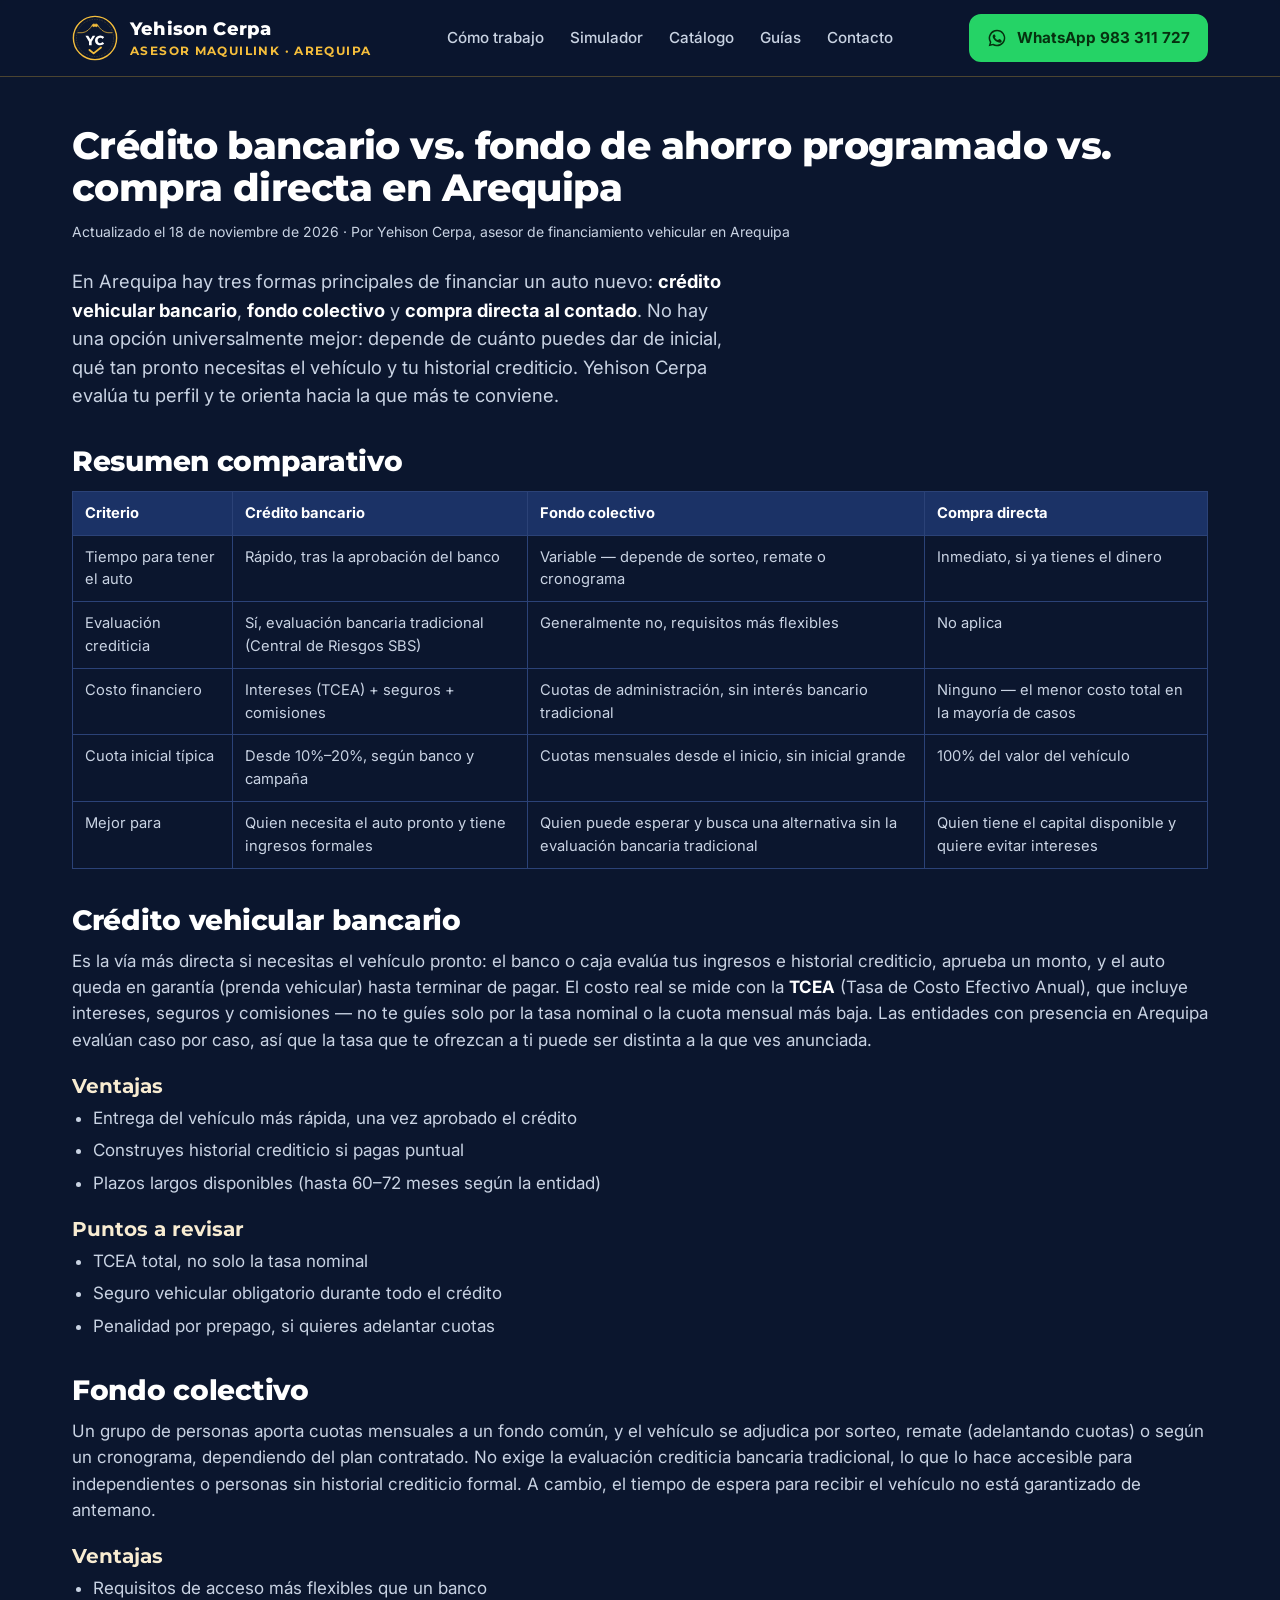
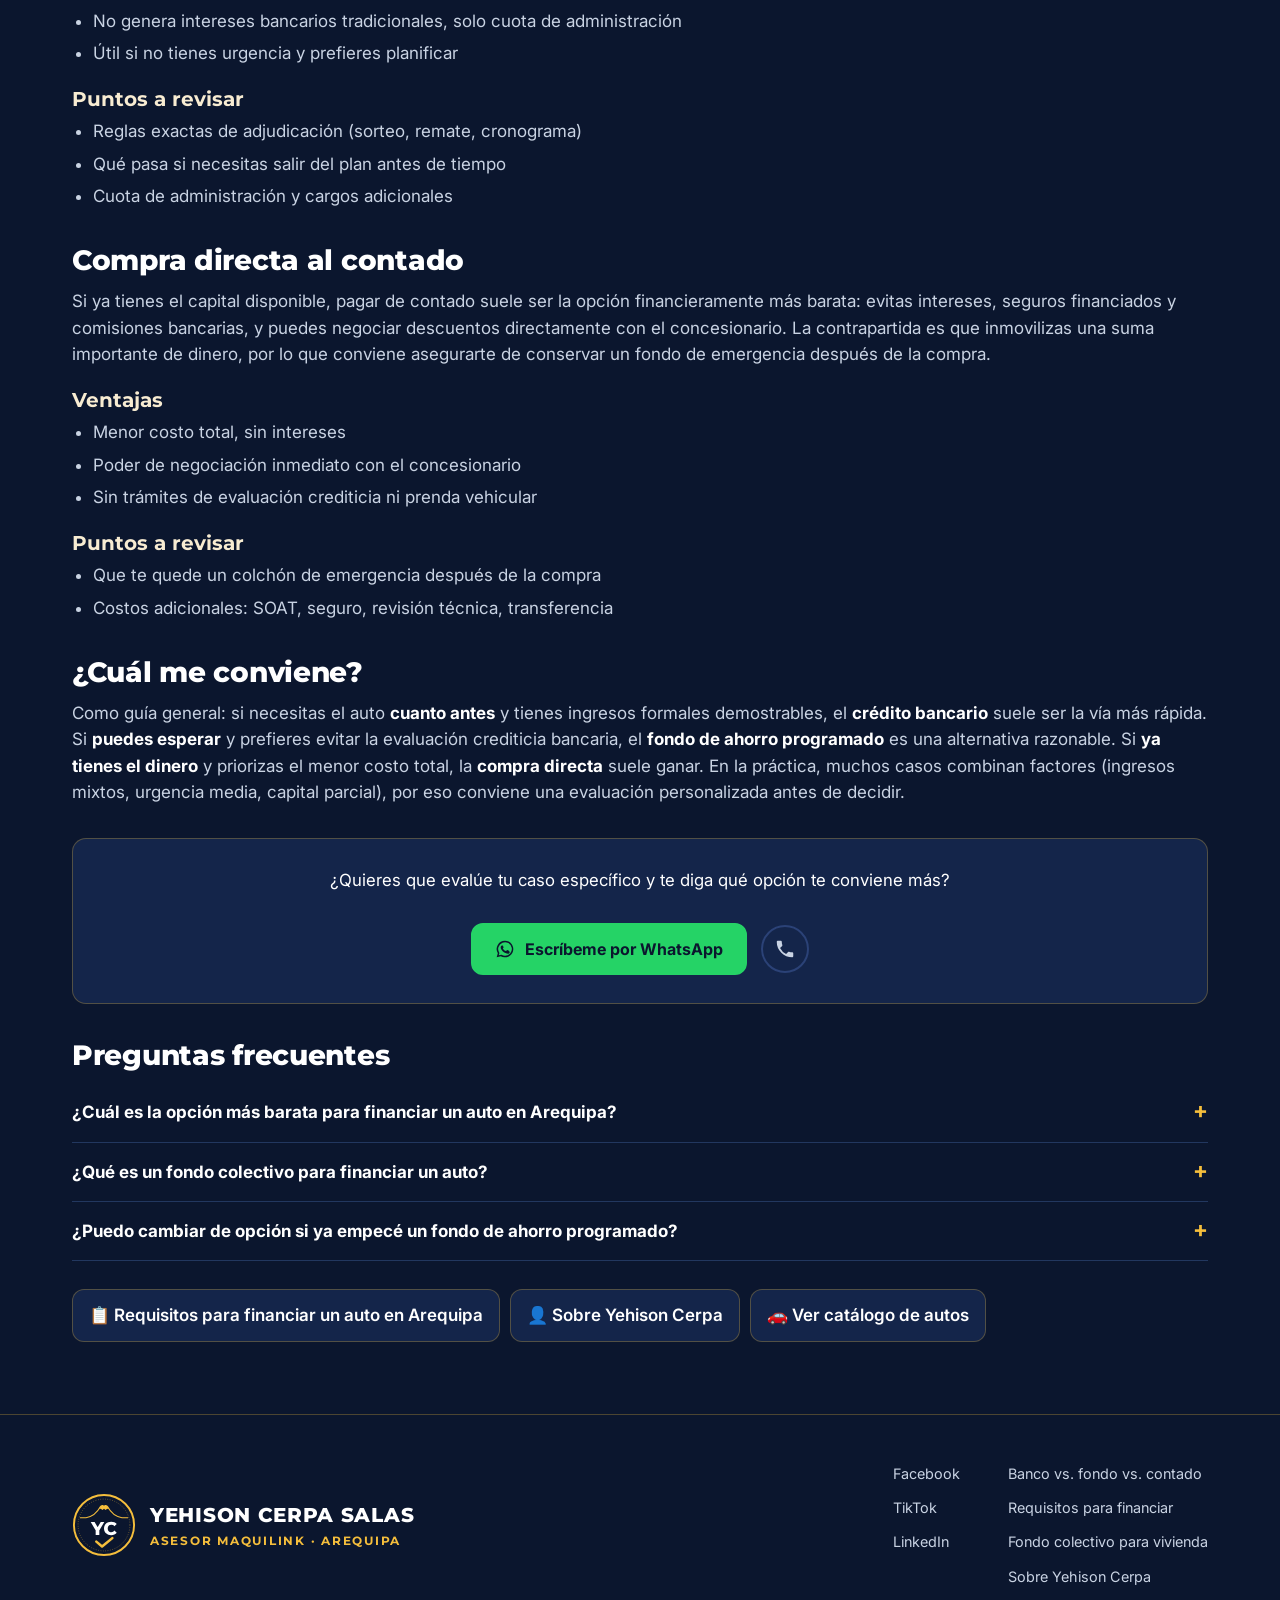
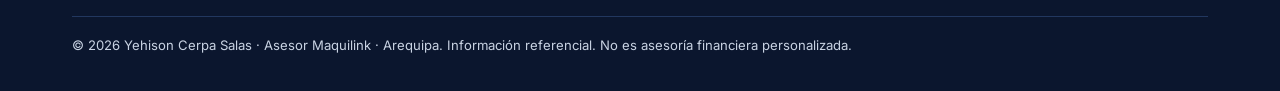
<file: comparativa-financiamiento-vehicular-arequipa.html>
<!DOCTYPE html>
<html lang="es">
<head>
<meta charset="UTF-8">
<meta name="viewport" content="width=device-width, initial-scale=1.0">
<!-- Google tag (gtag.js) -->
<script async src="https://www.googletagmanager.com/gtag/js?id=G-QLQQTXE9WG"></script>
<script>
  window.dataLayer = window.dataLayer || [];
  function gtag(){dataLayer.push(arguments);}
  gtag('js', new Date());
  gtag('config', 'G-QLQQTXE9WG');
</script>
<title>Crédito bancario vs. fondo de ahorro programado vs. compra directa en Arequipa | Yehison Cerpa</title>
<meta name="description" content="Crédito bancario vs. fondo de ahorro programado vs. compra directa en Arequipa: comparativa con Yehison Cerpa, asesor de financiamiento vehicular.">
<link rel="canonical" href="https://yehisoncerpa.pages.dev/comparativa-financiamiento-vehicular-arequipa.html">
<meta property="og:title" content="Crédito bancario vs. fondo de ahorro programado vs. compra directa en Arequipa">
<meta property="og:description" content="Comparativa honesta de las 3 formas de financiar un auto nuevo en Arequipa, con Yehison Cerpa, asesor de financiamiento vehicular.">
<meta property="og:url" content="https://yehisoncerpa.pages.dev/comparativa-financiamiento-vehicular-arequipa.html">
<meta property="og:type" content="article">
<meta property="og:locale" content="es_PE">
<meta property="og:image" content="https://yehisoncerpa.pages.dev/img/og-yehison-1200x630.jpg">
<meta property="og:image:width" content="1200">
<meta property="og:image:height" content="630">
<meta name="twitter:card" content="summary_large_image">
<meta name="twitter:title" content="Crédito bancario vs. fondo de ahorro programado vs. compra directa en Arequipa">
<meta name="twitter:description" content="Comparativa honesta de las 3 formas de financiar un auto nuevo en Arequipa, con Yehison Cerpa, asesor de financiamiento vehicular.">
<meta name="twitter:image" content="https://yehisoncerpa.pages.dev/img/og-yehison-1200x630.jpg">
<link rel="icon" href="favicon.ico" sizes="any">
<link rel="icon" href="favicon.svg" type="image/svg+xml">
<link rel="icon" href="favicon-32.png" type="image/png" sizes="32x32">
<link rel="apple-touch-icon" href="apple-touch-icon.png">
<link rel="preload" href="fonts/montserrat-var-latin.woff2" as="font" type="font/woff2" crossorigin>
<link rel="preload" href="fonts/inter-var-latin.woff2" as="font" type="font/woff2" crossorigin>
<link rel="stylesheet" href="css/estilos.css?v=5">
<script type="application/ld+json">
{
  "@context": "https://schema.org",
  "@type": "Article",
  "headline": "Crédito bancario vs. fondo de ahorro programado vs. compra directa en Arequipa",
  "description": "Comparativa de las 3 formas de financiar un auto nuevo en Arequipa: crédito vehicular bancario, fondo de ahorro programado y compra directa.",
  "datePublished": "2026-11-18",
  "dateModified": "2026-11-18",
  "inLanguage": "es-PE",
  "author": {
    "@type": "Person",
    "name": "Yehison Cerpa",
    "url": "https://yehisoncerpa.pages.dev/sobre-yehison-cerpa.html"
  },
  "publisher": {
    "@type": "Organization",
    "name": "Yehison Cerpa",
    "logo": { "@type": "ImageObject", "url": "https://yehisoncerpa.pages.dev/favicon.svg" }
  }
}
</script>
<script type="application/ld+json">
{
  "@context": "https://schema.org",
  "@type": "FAQPage",
  "mainEntity": [
    {
      "@type": "Question",
      "name": "¿Cuál es la opción más barata para financiar un auto en Arequipa?",
      "acceptedAnswer": {
        "@type": "Answer",
        "text": "La compra directa al contado suele ser la más barata en costo total, porque evita intereses bancarios y cuotas de administración. El crédito bancario y el fondo de ahorro programado tienen costos distintos según la TCEA, el plazo y las cuotas de cada entidad; Yehison Cerpa compara las tres opciones según tu caso antes de recomendarte una."
      }
    },
    {
      "@type": "Question",
      "name": "¿Qué es un fondo colectivo para financiar un auto?",
      "acceptedAnswer": {
        "@type": "Answer",
        "text": "Es un sistema donde un grupo de personas aporta cuotas mensuales a un fondo común, y el vehículo se adjudica por sorteo, remate (adelanto de cuotas) o cronograma, según el plan. No requiere la evaluación crediticia bancaria tradicional, pero tampoco garantiza el vehículo de inmediato."
      }
    },
    {
      "@type": "Question",
      "name": "¿Puedo cambiar de opción si ya empecé un fondo de ahorro programado?",
      "acceptedAnswer": {
        "@type": "Answer",
        "text": "Depende del contrato y las políticas de la administradora del fondo. Antes de firmar, conviene preguntar por las condiciones de salida, penalidades y devolución de aportes. Yehison Cerpa puede ayudarte a revisar esos puntos antes de decidir."
      }
    }
  ]
}
</script>
</head>
<body>

  <a class="skip" href="#contenido">Saltar al contenido</a>
<header class="nav" id="top">
  <div class="wrap nav-in">
    <a class="brand" href="/" aria-label="Yehison Cerpa, inicio">
      <img src="img/sello.svg" width="46" height="46" alt="">
      <span><b>Yehison Cerpa</b><small>Asesor Maquilink · Arequipa</small></span>
    </a>
    <nav aria-label="Principal" class="menu" id="menu">
      <a href="/#metodo">Cómo trabajo</a>
      <a href="/#simulador">Simulador</a>
      <a href="/#catalogo">Catálogo</a>
      <a href="/#guias">Guías</a>
      <a href="/#contacto">Contacto</a>
    </nav>
    <div class="nav-actions">
      <a class="btn btn-primary btn-wa btn-sm" href="https://wa.me/51983311727?text=Hola%20Yehison%2C%20quiero%20ver%20mis%20opciones%20para%20financiar%20un%20auto" target="_blank" rel="noopener"><svg class="ico" aria-hidden="true" viewBox="0 0 24 24"><path fill="currentColor" d="M12 2a10 10 0 0 0-8.6 15.1L2 22l5-1.3A10 10 0 1 0 12 2Zm0 18.2a8.2 8.2 0 0 1-4.2-1.2l-.3-.2-3 .8.8-2.9-.2-.3A8.2 8.2 0 1 1 12 20.2Zm4.5-6.1c-.2-.1-1.5-.7-1.7-.8-.2-.1-.4-.1-.6.1l-.8 1c-.1.2-.3.2-.5.1a6.7 6.7 0 0 1-3.3-2.9c-.3-.4.2-.4.7-1.3.1-.2 0-.3 0-.4l-.8-1.8c-.2-.5-.4-.4-.6-.4h-.5c-.2 0-.4.1-.7.3-.2.3-.9.9-.9 2.2s1 2.5 1.1 2.7c.1.2 1.9 2.9 4.6 4 1.7.7 2.4.8 3.2.7.5-.1 1.5-.6 1.8-1.2.2-.6.2-1.1.1-1.2 0-.1-.2-.2-.4-.3Z"/></svg><span class="hide-m">WhatsApp 983 311 727</span><span class="show-m">WhatsApp</span></a>
      <button class="menu-btn" type="button" aria-expanded="false" aria-controls="menu" aria-label="Abrir menú"><span></span><span></span><span></span></button>
    </div>
  </div>
</header>

<main class="article-page" id="contenido">
  <div class="wrap article">
    <h1>Crédito bancario vs. fondo de ahorro programado vs. compra directa en Arequipa</h1>
    <p class="updated">Actualizado el 18 de noviembre de 2026 · Por Yehison Cerpa, asesor de financiamiento vehicular en Arequipa</p>

    <p class="lead">En Arequipa hay tres formas principales de financiar un auto nuevo: <strong>crédito vehicular bancario</strong>, <strong>fondo colectivo</strong> y <strong>compra directa al contado</strong>. No hay una opción universalmente mejor: depende de cuánto puedes dar de inicial, qué tan pronto necesitas el vehículo y tu historial crediticio. Yehison Cerpa evalúa tu perfil y te orienta hacia la que más te conviene.</p>

    <h2>Resumen comparativo</h2>
    <table class="content-table">
      <thead>
        <tr><th>Criterio</th><th>Crédito bancario</th><th>Fondo colectivo</th><th>Compra directa</th></tr>
      </thead>
      <tbody>
        <tr><td>Tiempo para tener el auto</td><td>Rápido, tras la aprobación del banco</td><td>Variable — depende de sorteo, remate o cronograma</td><td>Inmediato, si ya tienes el dinero</td></tr>
        <tr><td>Evaluación crediticia</td><td>Sí, evaluación bancaria tradicional (Central de Riesgos SBS)</td><td>Generalmente no, requisitos más flexibles</td><td>No aplica</td></tr>
        <tr><td>Costo financiero</td><td>Intereses (TCEA) + seguros + comisiones</td><td>Cuotas de administración, sin interés bancario tradicional</td><td>Ninguno — el menor costo total en la mayoría de casos</td></tr>
        <tr><td>Cuota inicial típica</td><td>Desde 10%–20%, según banco y campaña</td><td>Cuotas mensuales desde el inicio, sin inicial grande</td><td>100% del valor del vehículo</td></tr>
        <tr><td>Mejor para</td><td>Quien necesita el auto pronto y tiene ingresos formales</td><td>Quien puede esperar y busca una alternativa sin la evaluación bancaria tradicional</td><td>Quien tiene el capital disponible y quiere evitar intereses</td></tr>
      </tbody>
    </table>

    <h2>Crédito vehicular bancario</h2>
    <p>Es la vía más directa si necesitas el vehículo pronto: el banco o caja evalúa tus ingresos e historial crediticio, aprueba un monto, y el auto queda en garantía (prenda vehicular) hasta terminar de pagar. El costo real se mide con la <strong>TCEA</strong> (Tasa de Costo Efectivo Anual), que incluye intereses, seguros y comisiones — no te guíes solo por la tasa nominal o la cuota mensual más baja. Las entidades con presencia en Arequipa evalúan caso por caso, así que la tasa que te ofrezcan a ti puede ser distinta a la que ves anunciada.</p>
    <h3>Ventajas</h3>
    <ul>
      <li>Entrega del vehículo más rápida, una vez aprobado el crédito</li>
      <li>Construyes historial crediticio si pagas puntual</li>
      <li>Plazos largos disponibles (hasta 60–72 meses según la entidad)</li>
    </ul>
    <h3>Puntos a revisar</h3>
    <ul>
      <li>TCEA total, no solo la tasa nominal</li>
      <li>Seguro vehicular obligatorio durante todo el crédito</li>
      <li>Penalidad por prepago, si quieres adelantar cuotas</li>
    </ul>

    <h2>Fondo colectivo</h2>
    <p>Un grupo de personas aporta cuotas mensuales a un fondo común, y el vehículo se adjudica por sorteo, remate (adelantando cuotas) o según un cronograma, dependiendo del plan contratado. No exige la evaluación crediticia bancaria tradicional, lo que lo hace accesible para independientes o personas sin historial crediticio formal. A cambio, el tiempo de espera para recibir el vehículo no está garantizado de antemano.</p>
    <h3>Ventajas</h3>
    <ul>
      <li>Requisitos de acceso más flexibles que un banco</li>
      <li>No genera intereses bancarios tradicionales, solo cuota de administración</li>
      <li>Útil si no tienes urgencia y prefieres planificar</li>
    </ul>
    <h3>Puntos a revisar</h3>
    <ul>
      <li>Reglas exactas de adjudicación (sorteo, remate, cronograma)</li>
      <li>Qué pasa si necesitas salir del plan antes de tiempo</li>
      <li>Cuota de administración y cargos adicionales</li>
    </ul>

    <h2>Compra directa al contado</h2>
    <p>Si ya tienes el capital disponible, pagar de contado suele ser la opción financieramente más barata: evitas intereses, seguros financiados y comisiones bancarias, y puedes negociar descuentos directamente con el concesionario. La contrapartida es que inmovilizas una suma importante de dinero, por lo que conviene asegurarte de conservar un fondo de emergencia después de la compra.</p>
    <h3>Ventajas</h3>
    <ul>
      <li>Menor costo total, sin intereses</li>
      <li>Poder de negociación inmediato con el concesionario</li>
      <li>Sin trámites de evaluación crediticia ni prenda vehicular</li>
    </ul>
    <h3>Puntos a revisar</h3>
    <ul>
      <li>Que te quede un colchón de emergencia después de la compra</li>
      <li>Costos adicionales: SOAT, seguro, revisión técnica, transferencia</li>
    </ul>

    <h2>¿Cuál me conviene?</h2>
    <p>Como guía general: si necesitas el auto <strong>cuanto antes</strong> y tienes ingresos formales demostrables, el <strong>crédito bancario</strong> suele ser la vía más rápida. Si <strong>puedes esperar</strong> y prefieres evitar la evaluación crediticia bancaria, el <strong>fondo de ahorro programado</strong> es una alternativa razonable. Si <strong>ya tienes el dinero</strong> y priorizas el menor costo total, la <strong>compra directa</strong> suele ganar. En la práctica, muchos casos combinan factores (ingresos mixtos, urgencia media, capital parcial), por eso conviene una evaluación personalizada antes de decidir.</p>

    <div class="cta-box">
      <p>¿Quieres que evalúe tu caso específico y te diga qué opción te conviene más?</p>
      <div class="ctas">
        <a class="btn btn-primary btn-wa" href="https://wa.me/51983311727?text=Hola%20Yehison%2C%20quiero%20ver%20mis%20opciones%20para%20financiar%20un%20auto" target="_blank" rel="noopener"><svg class="ico" aria-hidden="true" viewBox="0 0 24 24"><path fill="currentColor" d="M12 2a10 10 0 0 0-8.6 15.1L2 22l5-1.3A10 10 0 1 0 12 2Zm0 18.2a8.2 8.2 0 0 1-4.2-1.2l-.3-.2-3 .8.8-2.9-.2-.3A8.2 8.2 0 1 1 12 20.2Zm4.5-6.1c-.2-.1-1.5-.7-1.7-.8-.2-.1-.4-.1-.6.1l-.8 1c-.1.2-.3.2-.5.1a6.7 6.7 0 0 1-3.3-2.9c-.3-.4.2-.4.7-1.3.1-.2 0-.3 0-.4l-.8-1.8c-.2-.5-.4-.4-.6-.4h-.5c-.2 0-.4.1-.7.3-.2.3-.9.9-.9 2.2s1 2.5 1.1 2.7c.1.2 1.9 2.9 4.6 4 1.7.7 2.4.8 3.2.7.5-.1 1.5-.6 1.8-1.2.2-.6.2-1.1.1-1.2 0-.1-.2-.2-.4-.3Z"/></svg>Escríbeme por WhatsApp</a>
        <a class="icon-link" href="tel:+51983311727" aria-label="Llamar al 983 311 727" title="Llamar"><svg width="22" height="22" aria-hidden="true" viewBox="0 0 24 24"><path fill="currentColor" d="M6.6 10.8a15.1 15.1 0 0 0 6.6 6.6l2.2-2.2c.3-.3.7-.4 1-.2 1.1.4 2.3.6 3.6.6.6 0 1 .4 1 1V20c0 .6-.4 1-1 1A17 17 0 0 1 3 4c0-.6.4-1 1-1h3.5c.6 0 1 .4 1 1 0 1.3.2 2.5.6 3.6.1.3 0 .7-.2 1l-2.3 2.2Z"/></svg></a>
      </div>
    </div>

    <h2>Preguntas frecuentes</h2>

    <section class="faq-section">
      <details class="faq-item">
        <summary>¿Cuál es la opción más barata para financiar un auto en Arequipa?</summary>
        <p>La compra directa al contado suele ser la más barata en costo total, porque evita intereses bancarios y cuotas de administración. El crédito bancario y el fondo de ahorro programado tienen costos distintos según la TCEA, el plazo y las cuotas de cada entidad; Yehison Cerpa compara las tres opciones según tu caso antes de recomendarte una.</p>
      </details>
      <details class="faq-item">
        <summary>¿Qué es un fondo colectivo para financiar un auto?</summary>
        <p>Es un sistema donde un grupo de personas aporta cuotas mensuales a un fondo común, y el vehículo se adjudica por sorteo, remate (adelanto de cuotas) o cronograma, según el plan. No requiere la evaluación crediticia bancaria tradicional, pero tampoco garantiza el vehículo de inmediato.</p>
      </details>
      <details class="faq-item">
        <summary>¿Puedo cambiar de opción si ya empecé un fondo de ahorro programado?</summary>
        <p>Depende del contrato y las políticas de la administradora del fondo. Antes de firmar, conviene preguntar por las condiciones de salida, penalidades y devolución de aportes. Yehison Cerpa puede ayudarte a revisar esos puntos antes de decidir.</p>
      </details>
    </section>

    <div class="related-links">
      <a href="/requisitos-credito-vehicular-arequipa.html">📋 Requisitos para financiar un auto en Arequipa</a>
      <a href="/sobre-yehison-cerpa.html">👤 Sobre Yehison Cerpa</a>
      <a href="/">🚗 Ver catálogo de autos</a>
    </div>
    </div>
</main>

  <footer class="footer">
  <div class="wrap footer-in">
    <div class="footer-brand"><img src="img/sello.svg" width="64" height="64" alt=""><p><b>Yehison Cerpa Salas</b><span>Asesor Maquilink · Arequipa</span></p></div>
    <div class="footer-cols">
      <nav aria-label="Redes sociales" class="footer-links">
        <a href="https://web.facebook.com/profile.php?id=61595129260764" target="_blank" rel="noopener">Facebook</a>
        <a href="https://www.tiktok.com/@yehisoncerpa.finanzas" target="_blank" rel="noopener">TikTok</a>
        <a href="https://www.linkedin.com/in/yehisoncerpa/" target="_blank" rel="noopener">LinkedIn</a>
      </nav>
      <nav aria-label="Guías" class="footer-links">
        <a href="/comparativa-financiamiento-vehicular-arequipa.html">Banco vs. fondo vs. contado</a>
        <a href="/requisitos-credito-vehicular-arequipa.html">Requisitos para financiar</a>
        <a href="/financiamiento-vivienda-fondo-colectivo-arequipa.html">Fondo colectivo para vivienda</a>
        <a href="/sobre-yehison-cerpa.html">Sobre Yehison Cerpa</a>
      </nav>
    </div>
    <p class="footer-legal">© <span id="year">2026</span> Yehison Cerpa Salas · Asesor Maquilink · Arequipa. Información referencial. No es asesoría financiera personalizada.</p>
  </div>
</footer>
<div class="callbar" aria-label="Acciones rápidas">
  <a class="btn btn-primary btn-wa" href="https://wa.me/51983311727?text=Hola%20Yehison%2C%20quiero%20ver%20mis%20opciones%20para%20financiar%20un%20auto" target="_blank" rel="noopener"><svg class="ico" aria-hidden="true" viewBox="0 0 24 24"><path fill="currentColor" d="M12 2a10 10 0 0 0-8.6 15.1L2 22l5-1.3A10 10 0 1 0 12 2Zm0 18.2a8.2 8.2 0 0 1-4.2-1.2l-.3-.2-3 .8.8-2.9-.2-.3A8.2 8.2 0 1 1 12 20.2Zm4.5-6.1c-.2-.1-1.5-.7-1.7-.8-.2-.1-.4-.1-.6.1l-.8 1c-.1.2-.3.2-.5.1a6.7 6.7 0 0 1-3.3-2.9c-.3-.4.2-.4.7-1.3.1-.2 0-.3 0-.4l-.8-1.8c-.2-.5-.4-.4-.6-.4h-.5c-.2 0-.4.1-.7.3-.2.3-.9.9-.9 2.2s1 2.5 1.1 2.7c.1.2 1.9 2.9 4.6 4 1.7.7 2.4.8 3.2.7.5-.1 1.5-.6 1.8-1.2.2-.6.2-1.1.1-1.2 0-.1-.2-.2-.4-.3Z"/></svg>Escríbeme por WhatsApp</a>
  <a class="icon-link" href="tel:+51983311727" aria-label="Llamar al 983 311 727" title="Llamar"><svg width="22" height="22" aria-hidden="true" viewBox="0 0 24 24"><path fill="currentColor" d="M6.6 10.8a15.1 15.1 0 0 0 6.6 6.6l2.2-2.2c.3-.3.7-.4 1-.2 1.1.4 2.3.6 3.6.6.6 0 1 .4 1 1V20c0 .6-.4 1-1 1A17 17 0 0 1 3 4c0-.6.4-1 1-1h3.5c.6 0 1 .4 1 1 0 1.3.2 2.5.6 3.6.1.3 0 .7-.2 1l-2.3 2.2Z"/></svg></a>
</div>
<script src="js/mejoras.js?v=3"></script>

</body>
</html>
</file>
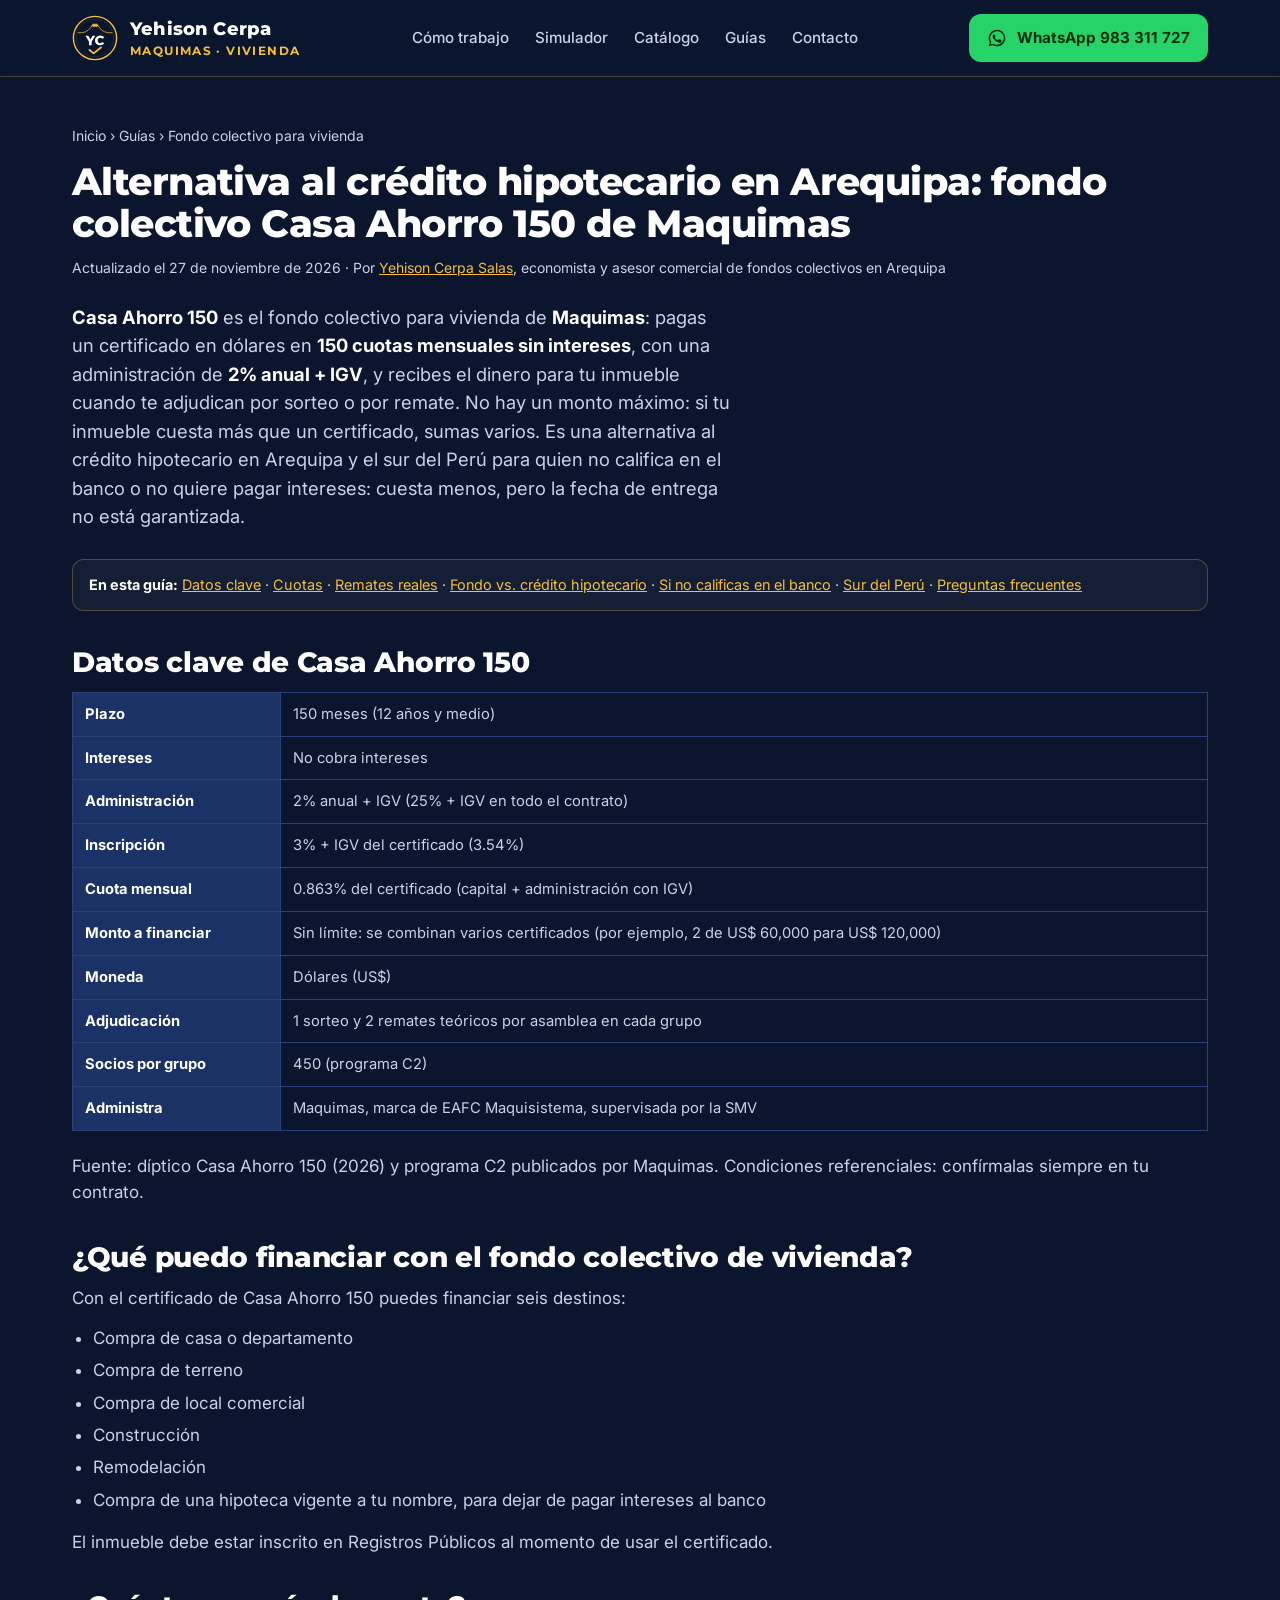
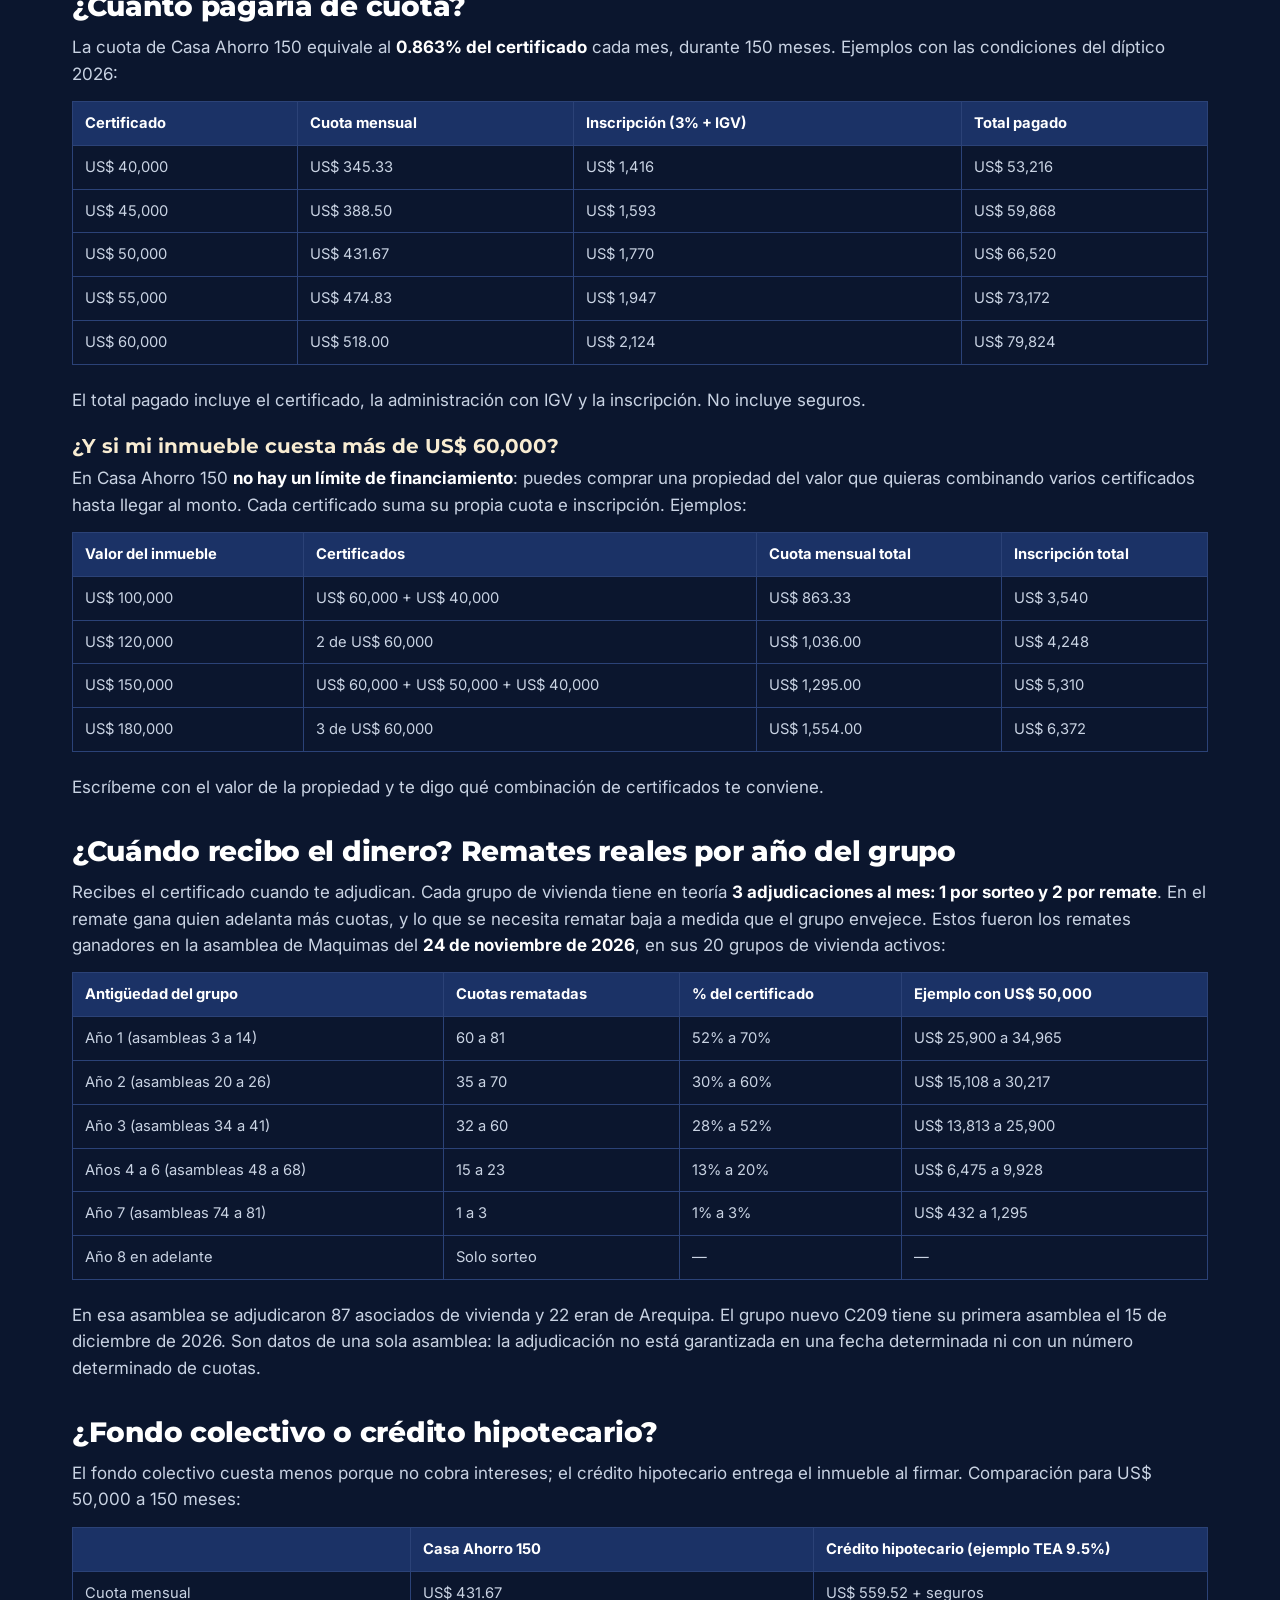
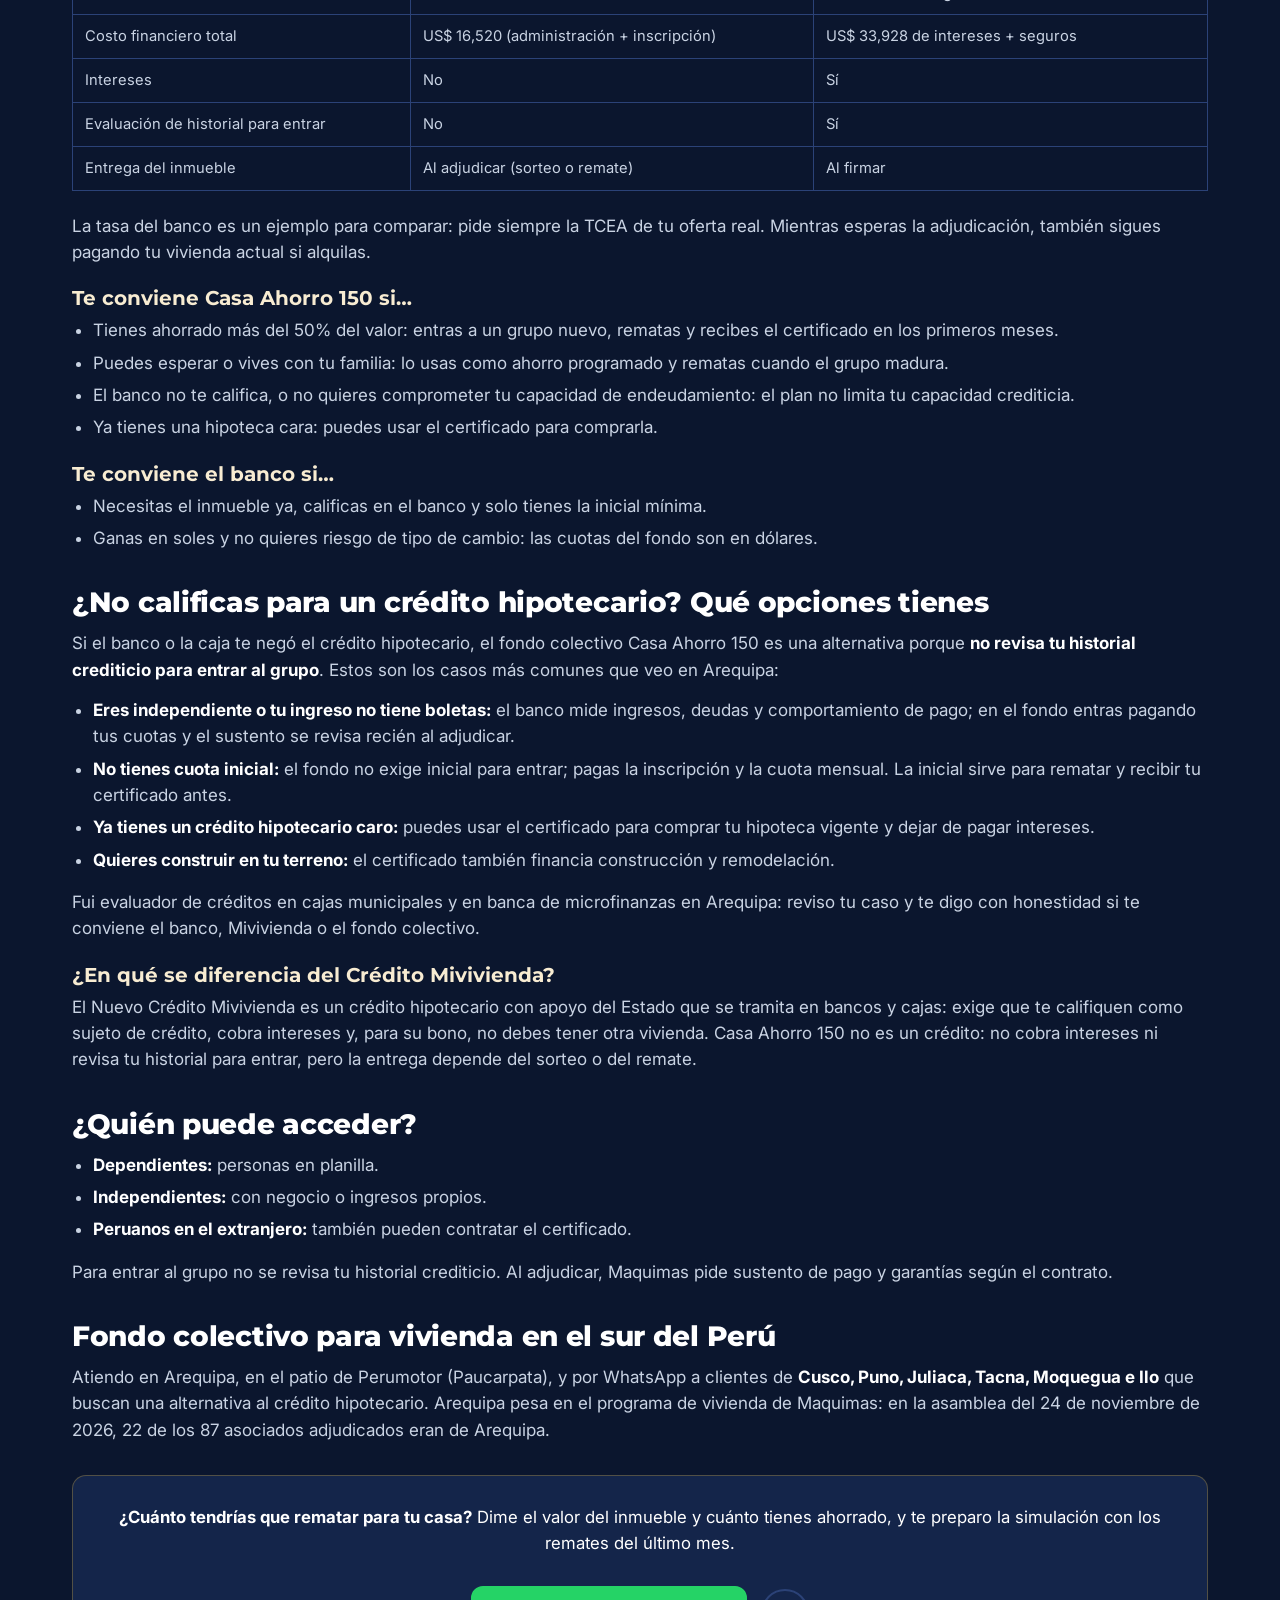
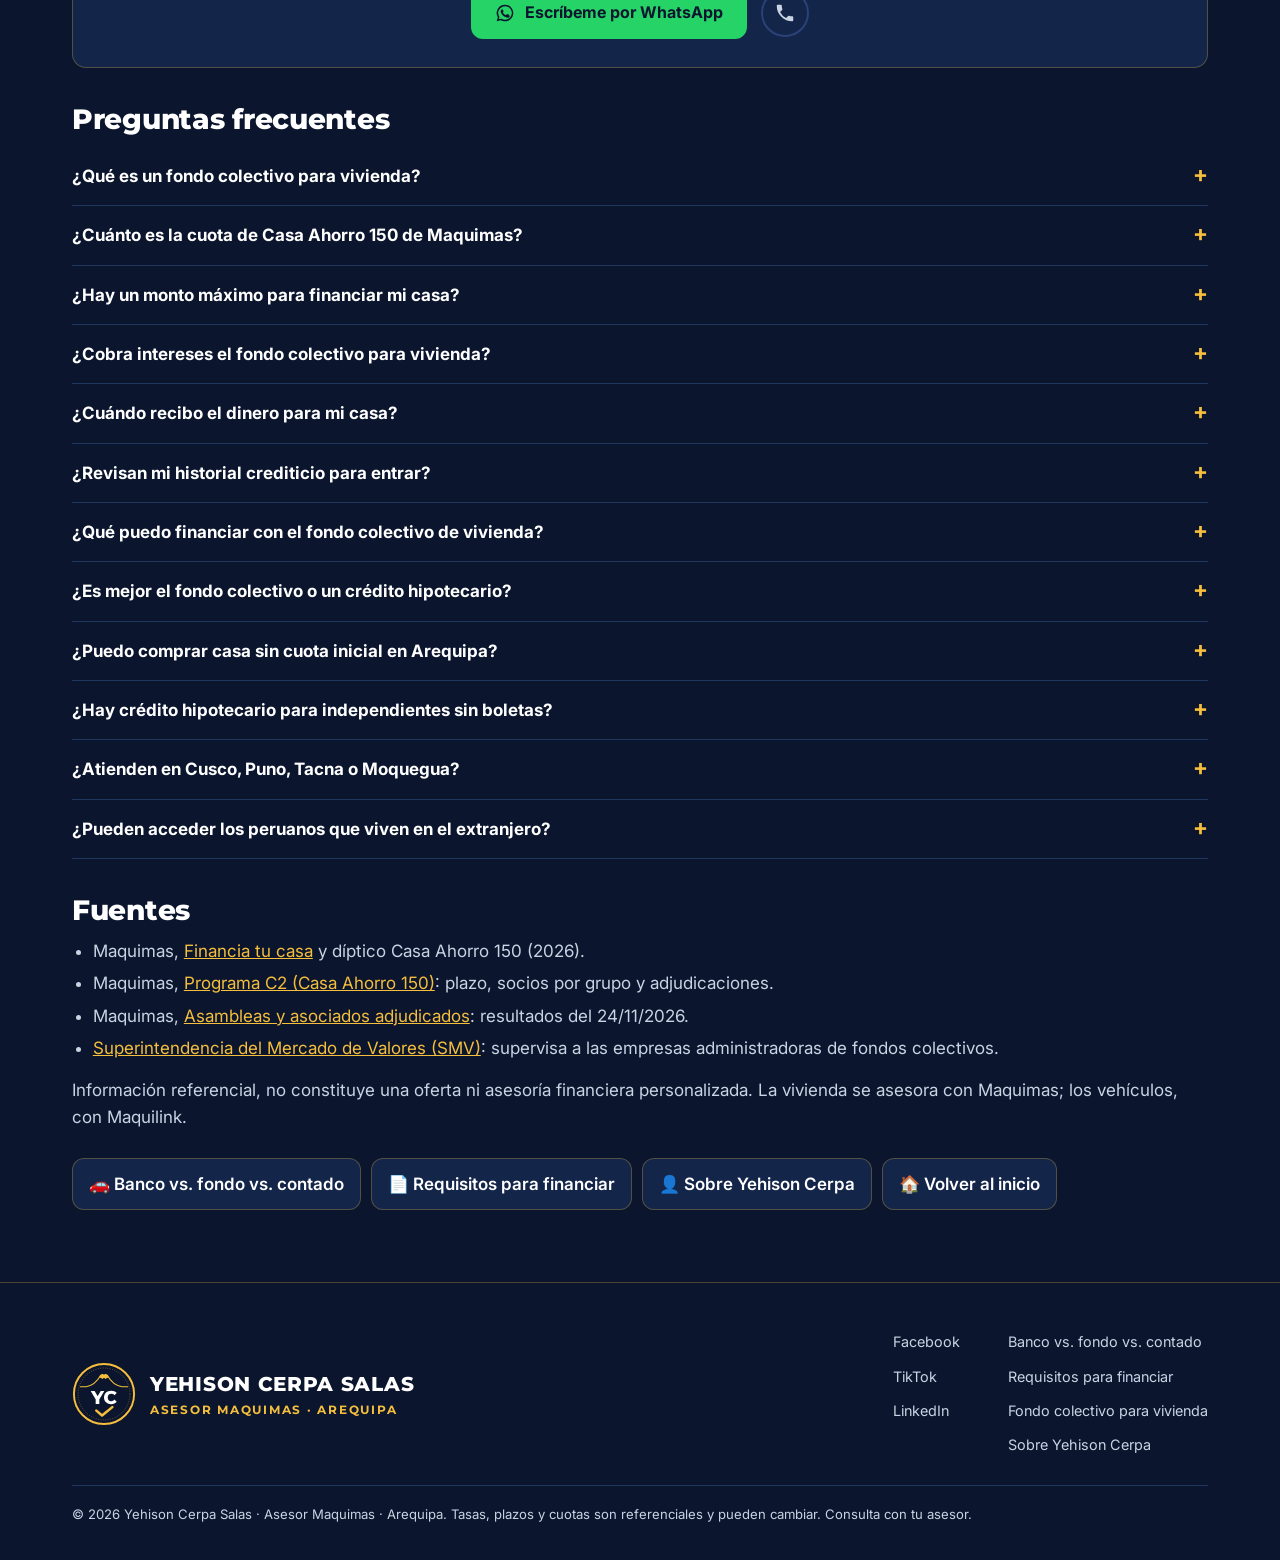
<file: financiamiento-vivienda-fondo-colectivo-arequipa.html>
<!DOCTYPE html>
<html lang="es">
<head>
<meta charset="UTF-8">
<meta name="viewport" content="width=device-width, initial-scale=1.0">
<!-- Google tag (gtag.js) -->
<script async src="https://www.googletagmanager.com/gtag/js?id=G-QLQQTXE9WG"></script>
<script>
  window.dataLayer = window.dataLayer || [];
  function gtag(){dataLayer.push(arguments);}
  gtag('js', new Date());
  gtag('config', 'G-QLQQTXE9WG');
</script>
<title>Alternativa al crédito hipotecario en Arequipa: Casa Ahorro 150</title>
<meta name="description" content="¿No calificas para un crédito hipotecario? Casa Ahorro 150 de Maquimas: sin intereses ni historial para entrar. Arequipa y sur del Perú. Cuotas y remates.">
<link rel="canonical" href="https://yehisoncerpa.pages.dev/financiamiento-vivienda-fondo-colectivo-arequipa.html">
<meta property="og:title" content="Alternativa al crédito hipotecario en Arequipa: fondo colectivo Casa Ahorro 150">
<meta property="og:description" content="Sin intereses, sin monto máximo (combinas certificados) y 150 cuotas en dólares. Cuotas, remates reales por año del grupo y cuándo conviene frente al banco.">
<meta property="og:url" content="https://yehisoncerpa.pages.dev/financiamiento-vivienda-fondo-colectivo-arequipa.html">
<meta property="og:type" content="article">
<meta property="og:locale" content="es_PE">
<meta property="og:image" content="https://yehisoncerpa.pages.dev/img/og-yehison-1200x630.jpg">
<meta property="og:image:width" content="1200">
<meta property="og:image:height" content="630">
<meta property="article:modified_time" content="2026-11-27">
<meta name="twitter:card" content="summary_large_image">
<meta name="twitter:title" content="Alternativa al crédito hipotecario en Arequipa: fondo colectivo Casa Ahorro 150">
<meta name="twitter:description" content="Sin intereses, 150 cuotas en dólares y administración 2% anual + IGV. Cuotas, remates reales y cuándo conviene frente al banco.">
<meta name="twitter:image" content="https://yehisoncerpa.pages.dev/img/og-yehison-1200x630.jpg">
<link rel="icon" href="favicon.ico" sizes="any">
<link rel="icon" href="favicon.svg" type="image/svg+xml">
<link rel="icon" href="favicon-32.png" type="image/png" sizes="32x32">
<link rel="apple-touch-icon" href="apple-touch-icon.png">
<link rel="preload" href="fonts/montserrat-var-latin.woff2" as="font" type="font/woff2" crossorigin>
<link rel="preload" href="fonts/inter-var-latin.woff2" as="font" type="font/woff2" crossorigin>
<link rel="stylesheet" href="css/estilos.css?v=5">
<script type="application/ld+json">
{
  "@context": "https://schema.org",
  "@graph": [
    {
      "@type": "Article",
      "@id": "https://yehisoncerpa.pages.dev/financiamiento-vivienda-fondo-colectivo-arequipa.html#articulo",
      "headline": "Alternativa al crédito hipotecario en Arequipa y el sur del Perú: fondo colectivo Casa Ahorro 150 de Maquimas",
      "about": [{ "@type": "Thing", "name": "Crédito hipotecario" }, { "@type": "Thing", "name": "Fondo colectivo para vivienda" }],
      "inLanguage": "es-PE",
      "datePublished": "2026-11-18",
      "dateModified": "2026-11-27",
      "author": {
        "@type": "Person",
        "@id": "https://yehisoncerpa.pages.dev/sobre-yehison-cerpa.html#persona",
        "name": "Yehison Cerpa Salas",
        "jobTitle": "Asesor comercial de fondos colectivos",
        "url": "https://yehisoncerpa.pages.dev/sobre-yehison-cerpa.html",
        "sameAs": [
          "https://web.facebook.com/profile.php?id=61595129260764",
          "https://www.tiktok.com/@yehisoncerpa.finanzas",
          "https://www.linkedin.com/in/yehisoncerpa/"
        ]
      },
      "publisher": { "@type": "Person", "@id": "https://yehisoncerpa.pages.dev/sobre-yehison-cerpa.html#persona" },
      "mainEntityOfPage": "https://yehisoncerpa.pages.dev/financiamiento-vivienda-fondo-colectivo-arequipa.html"
    },
    {
      "@type": "FinancialProduct",
      "name": "Casa Ahorro 150 (programa C2)",
      "description": "Fondo colectivo para vivienda de Maquimas: certificado en dólares pagado en 150 cuotas mensuales sin intereses, con administración de 2% anual + IGV (25% + IGV por contrato) e inscripción de 3% + IGV. Adjudicación por sorteo o remate.",
      "category": "Fondo colectivo para vivienda",
      "provider": { "@type": "Organization", "name": "Maquimas (EAFC Maquisistema)", "url": "https://www.maquimas.pe/" },
      "areaServed": [{ "@type": "City", "name": "Arequipa" }, { "@type": "City", "name": "Cusco" }, { "@type": "City", "name": "Puno" }, { "@type": "City", "name": "Juliaca" }, { "@type": "City", "name": "Tacna" }, { "@type": "City", "name": "Moquegua" }, { "@type": "City", "name": "Ilo" }],
      "feesAndCommentsSpecification": "Administración 2% anual + IGV (25% + IGV por contrato). Inscripción 3% + IGV del certificado. Sin intereses. Plazo 150 meses. Cuotas en dólares. Sin límite de financiamiento: se combinan varios certificados para llegar al valor del inmueble.",
      "offers": {
        "@type": "Offer",
        "priceCurrency": "USD",
        "description": "Ejemplo: certificado de USD 50,000, cuota mensual de USD 431.67 durante 150 meses e inscripción de USD 1,770."
      }
    },
    {
      "@type": "BreadcrumbList",
      "itemListElement": [
        { "@type": "ListItem", "position": 1, "name": "Inicio", "item": "https://yehisoncerpa.pages.dev/" },
        { "@type": "ListItem", "position": 2, "name": "Guías", "item": "https://yehisoncerpa.pages.dev/#guias" },
        { "@type": "ListItem", "position": 3, "name": "Fondo colectivo para vivienda", "item": "https://yehisoncerpa.pages.dev/financiamiento-vivienda-fondo-colectivo-arequipa.html" }
      ]
    },
    {
      "@type": "FAQPage",
      "mainEntity": [
        { "@type": "Question", "name": "¿Qué es un fondo colectivo para vivienda?", "acceptedAnswer": { "@type": "Answer", "text": "Es un grupo de personas que paga cuotas mensuales a un fondo administrado por una empresa supervisada por la SMV. Cada mes el fondo entrega certificados a algunos asociados, por sorteo o por remate, para comprar su inmueble. No hay intereses: se paga el valor del certificado más una comisión de administración." } },
        { "@type": "Question", "name": "¿Cuánto es la cuota de Casa Ahorro 150 de Maquimas?", "acceptedAnswer": { "@type": "Answer", "text": "La cuota mensual equivale al 0.863% del certificado durante 150 meses. Por ejemplo, US$ 345.33 para un certificado de US$ 40,000, US$ 431.67 para US$ 50,000 y US$ 518 para US$ 60,000. La inscripción es 3% + IGV del certificado." } },
        { "@type": "Question", "name": "¿Hay un monto máximo para financiar mi casa?", "acceptedAnswer": { "@type": "Answer", "text": "No. Casa Ahorro 150 no tiene límite de financiamiento: si la propiedad cuesta más que un certificado, se compran varios certificados hasta llegar al monto. Por ejemplo, para una casa de US$ 120,000 se combinan 2 certificados de US$ 60,000, con una cuota total de US$ 1,036 al mes." } },
        { "@type": "Question", "name": "¿Cobra intereses el fondo colectivo para vivienda?", "acceptedAnswer": { "@type": "Answer", "text": "No. Casa Ahorro 150 no cobra intereses. El costo es la administración de 2% anual + IGV (25% + IGV en todo el contrato) y la inscripción de 3% + IGV." } },
        { "@type": "Question", "name": "¿Cuándo recibo el dinero para mi casa?", "acceptedAnswer": { "@type": "Answer", "text": "Cuando seas adjudicado. Cada grupo tiene en teoría 3 adjudicaciones por asamblea: 1 por sorteo y 2 por remate. El remate ganador depende de la antigüedad del grupo: en la asamblea del 24/11/2026 fue de 60 a 81 cuotas en grupos de menos de un año y de 1 a 3 cuotas en grupos de 7 años. La adjudicación no está garantizada en una fecha determinada." } },
        { "@type": "Question", "name": "¿Revisan mi historial crediticio para entrar?", "acceptedAnswer": { "@type": "Answer", "text": "Para entrar al grupo no se revisa el historial crediticio. Al ser adjudicado, la empresa pide sustento de pago y garantías según el contrato, y el inmueble debe estar inscrito en Registros Públicos." } },
        { "@type": "Question", "name": "¿Qué puedo financiar con el fondo colectivo de vivienda?", "acceptedAnswer": { "@type": "Answer", "text": "Compra de casa o departamento, terreno, local comercial, construcción, remodelación y compra de una hipoteca vigente a tu nombre." } },
        { "@type": "Question", "name": "¿Es mejor el fondo colectivo o un crédito hipotecario?", "acceptedAnswer": { "@type": "Answer", "text": "El fondo colectivo cuesta menos porque no cobra intereses, pero la entrega depende del sorteo o del remate. El crédito hipotecario entrega el inmueble al firmar, pero con intereses. Si necesitas la casa ya y calificas en el banco, conviene el banco; si puedes esperar, no calificas o tienes ahorrado más del 50%, conviene el fondo." } },
        { "@type": "Question", "name": "¿Puedo comprar casa sin cuota inicial en Arequipa?", "acceptedAnswer": { "@type": "Answer", "text": "Con el fondo colectivo no necesitas cuota inicial para entrar: pagas la inscripción de 3% + IGV y la cuota mensual. Si tienes una inicial, puedes usarla para rematar y recibir tu certificado antes." } },
        { "@type": "Question", "name": "¿Hay crédito hipotecario para independientes sin boletas?", "acceptedAnswer": { "@type": "Answer", "text": "Los bancos sí prestan a independientes, pero evalúan ingresos, deudas y comportamiento de pago. En Casa Ahorro 150 entras sin evaluación de historial y el sustento se revisa al adjudicar, por eso es una alternativa para independientes e ingresos informales." } },
        { "@type": "Question", "name": "¿Atienden en Cusco, Puno, Tacna o Moquegua?", "acceptedAnswer": { "@type": "Answer", "text": "Sí. Yehison Cerpa atiende en Arequipa y por WhatsApp a clientes de Cusco, Puno, Juliaca, Tacna, Moquegua e Ilo que buscan financiar vivienda con fondo colectivo." } },
        { "@type": "Question", "name": "¿Pueden acceder los peruanos que viven en el extranjero?", "acceptedAnswer": { "@type": "Answer", "text": "Sí. El fondo colectivo de vivienda está disponible para trabajadores dependientes, independientes y peruanos que residen en el extranjero." } }
      ]
    }
  ]
}
</script>
</head>
<body>

  <a class="skip" href="#contenido">Saltar al contenido</a>
<header class="nav" id="top">
  <div class="wrap nav-in">
    <a class="brand" href="/" aria-label="Yehison Cerpa, inicio">
      <img src="img/sello.svg" width="46" height="46" alt="">
      <span><b>Yehison Cerpa</b><small>Maquimas · Vivienda</small></span>
    </a>
    <nav aria-label="Principal" class="menu" id="menu">
      <a href="/#metodo">Cómo trabajo</a>
      <a href="/#simulador">Simulador</a>
      <a href="/#catalogo">Catálogo</a>
      <a href="/#guias">Guías</a>
      <a href="/#contacto">Contacto</a>
    </nav>
    <div class="nav-actions">
      <a class="btn btn-primary btn-wa btn-sm" href="https://wa.me/51983311727?text=Hola%20Yehison%2C%20quiero%20informaci%C3%B3n%20sobre%20Casa%20Ahorro%20150%20para%20vivienda" target="_blank" rel="noopener"><svg class="ico" aria-hidden="true" viewBox="0 0 24 24"><path fill="currentColor" d="M12 2a10 10 0 0 0-8.6 15.1L2 22l5-1.3A10 10 0 1 0 12 2Zm0 18.2a8.2 8.2 0 0 1-4.2-1.2l-.3-.2-3 .8.8-2.9-.2-.3A8.2 8.2 0 1 1 12 20.2Zm4.5-6.1c-.2-.1-1.5-.7-1.7-.8-.2-.1-.4-.1-.6.1l-.8 1c-.1.2-.3.2-.5.1a6.7 6.7 0 0 1-3.3-2.9c-.3-.4.2-.4.7-1.3.1-.2 0-.3 0-.4l-.8-1.8c-.2-.5-.4-.4-.6-.4h-.5c-.2 0-.4.1-.7.3-.2.3-.9.9-.9 2.2s1 2.5 1.1 2.7c.1.2 1.9 2.9 4.6 4 1.7.7 2.4.8 3.2.7.5-.1 1.5-.6 1.8-1.2.2-.6.2-1.1.1-1.2 0-.1-.2-.2-.4-.3Z"/></svg><span class="hide-m">WhatsApp 983 311 727</span><span class="show-m">WhatsApp</span></a>
      <button class="menu-btn" type="button" aria-expanded="false" aria-controls="menu" aria-label="Abrir menú"><span></span><span></span><span></span></button>
    </div>
  </div>
</header>


<main class="article-page" id="contenido">
  <div class="wrap article">
    <nav class="crumbs" aria-label="Ruta"><a href="/">Inicio</a> › <a href="/#guias">Guías</a> › <span>Fondo colectivo para vivienda</span></nav>
    <h1>Alternativa al crédito hipotecario en Arequipa: fondo colectivo Casa Ahorro 150 de Maquimas</h1>
    <p class="updated">Actualizado el 27 de noviembre de 2026 · Por <a href="/sobre-yehison-cerpa.html">Yehison Cerpa Salas</a>, economista y asesor comercial de fondos colectivos en Arequipa</p>

    <p class="lead"><strong>Casa Ahorro 150</strong> es el fondo colectivo para vivienda de <strong>Maquimas</strong>: pagas un certificado en dólares en <strong>150 cuotas mensuales sin intereses</strong>, con una administración de <strong>2% anual + IGV</strong>, y recibes el dinero para tu inmueble cuando te adjudican por sorteo o por remate. No hay un monto máximo: si tu inmueble cuesta más que un certificado, sumas varios. Es una alternativa al crédito hipotecario en Arequipa y el sur del Perú para quien no califica en el banco o no quiere pagar intereses: cuesta menos, pero la fecha de entrega no está garantizada.</p>

    <nav class="toc" aria-label="En esta guía"><p><strong>En esta guía:</strong> <a href="#datos">Datos clave</a> · <a href="#cuota">Cuotas</a> · <a href="#remates">Remates reales</a> · <a href="#hipotecario">Fondo vs. crédito hipotecario</a> · <a href="#no-califico">Si no calificas en el banco</a> · <a href="#sur">Sur del Perú</a> · <a href="#faq">Preguntas frecuentes</a></p></nav>

    <h2 id="datos">Datos clave de Casa Ahorro 150</h2>
    <table class="content-table">
      <tbody>
        <tr><th scope="row">Plazo</th><td>150 meses (12 años y medio)</td></tr>
        <tr><th scope="row">Intereses</th><td>No cobra intereses</td></tr>
        <tr><th scope="row">Administración</th><td>2% anual + IGV (25% + IGV en todo el contrato)</td></tr>
        <tr><th scope="row">Inscripción</th><td>3% + IGV del certificado (3.54%)</td></tr>
        <tr><th scope="row">Cuota mensual</th><td>0.863% del certificado (capital + administración con IGV)</td></tr>
        <tr><th scope="row">Monto a financiar</th><td>Sin límite: se combinan varios certificados (por ejemplo, 2 de US$ 60,000 para US$ 120,000)</td></tr>
        <tr><th scope="row">Moneda</th><td>Dólares (US$)</td></tr>
        <tr><th scope="row">Adjudicación</th><td>1 sorteo y 2 remates teóricos por asamblea en cada grupo</td></tr>
        <tr><th scope="row">Socios por grupo</th><td>450 (programa C2)</td></tr>
        <tr><th scope="row">Administra</th><td>Maquimas, marca de EAFC Maquisistema, supervisada por la SMV</td></tr>
      </tbody>
    </table>
    <p>Fuente: díptico Casa Ahorro 150 (2026) y programa C2 publicados por Maquimas. Condiciones referenciales: confírmalas siempre en tu contrato.</p>

    <h2>¿Qué puedo financiar con el fondo colectivo de vivienda?</h2>
    <p>Con el certificado de Casa Ahorro 150 puedes financiar seis destinos:</p>
    <ul>
      <li>Compra de casa o departamento</li>
      <li>Compra de terreno</li>
      <li>Compra de local comercial</li>
      <li>Construcción</li>
      <li>Remodelación</li>
      <li>Compra de una hipoteca vigente a tu nombre, para dejar de pagar intereses al banco</li>
    </ul>
    <p>El inmueble debe estar inscrito en Registros Públicos al momento de usar el certificado.</p>

    <h2 id="cuota">¿Cuánto pagaría de cuota?</h2>
    <p>La cuota de Casa Ahorro 150 equivale al <strong>0.863% del certificado</strong> cada mes, durante 150 meses. Ejemplos con las condiciones del díptico 2026:</p>
    <table class="content-table">
      <thead>
        <tr><th>Certificado</th><th>Cuota mensual</th><th>Inscripción (3% + IGV)</th><th>Total pagado</th></tr>
      </thead>
      <tbody>
        <tr><td>US$ 40,000</td><td>US$ 345.33</td><td>US$ 1,416</td><td>US$ 53,216</td></tr>
        <tr><td>US$ 45,000</td><td>US$ 388.50</td><td>US$ 1,593</td><td>US$ 59,868</td></tr>
        <tr><td>US$ 50,000</td><td>US$ 431.67</td><td>US$ 1,770</td><td>US$ 66,520</td></tr>
        <tr><td>US$ 55,000</td><td>US$ 474.83</td><td>US$ 1,947</td><td>US$ 73,172</td></tr>
        <tr><td>US$ 60,000</td><td>US$ 518.00</td><td>US$ 2,124</td><td>US$ 79,824</td></tr>
      </tbody>
    </table>
    <p>El total pagado incluye el certificado, la administración con IGV y la inscripción. No incluye seguros.</p>

    <h3>¿Y si mi inmueble cuesta más de US$ 60,000?</h3>
    <p>En Casa Ahorro 150 <strong>no hay un límite de financiamiento</strong>: puedes comprar una propiedad del valor que quieras combinando varios certificados hasta llegar al monto. Cada certificado suma su propia cuota e inscripción. Ejemplos:</p>
    <table class="content-table">
      <thead>
        <tr><th>Valor del inmueble</th><th>Certificados</th><th>Cuota mensual total</th><th>Inscripción total</th></tr>
      </thead>
      <tbody>
        <tr><td>US$ 100,000</td><td>US$ 60,000 + US$ 40,000</td><td>US$ 863.33</td><td>US$ 3,540</td></tr>
        <tr><td>US$ 120,000</td><td>2 de US$ 60,000</td><td>US$ 1,036.00</td><td>US$ 4,248</td></tr>
        <tr><td>US$ 150,000</td><td>US$ 60,000 + US$ 50,000 + US$ 40,000</td><td>US$ 1,295.00</td><td>US$ 5,310</td></tr>
        <tr><td>US$ 180,000</td><td>3 de US$ 60,000</td><td>US$ 1,554.00</td><td>US$ 6,372</td></tr>
      </tbody>
    </table>
    <p>Escríbeme con el valor de la propiedad y te digo qué combinación de certificados te conviene.</p>

    <h2 id="remates">¿Cuándo recibo el dinero? Remates reales por año del grupo</h2>
    <p>Recibes el certificado cuando te adjudican. Cada grupo de vivienda tiene en teoría <strong>3 adjudicaciones al mes: 1 por sorteo y 2 por remate</strong>. En el remate gana quien adelanta más cuotas, y lo que se necesita rematar baja a medida que el grupo envejece. Estos fueron los remates ganadores en la asamblea de Maquimas del <strong>24 de noviembre de 2026</strong>, en sus 20 grupos de vivienda activos:</p>
    <table class="content-table">
      <thead>
        <tr><th>Antigüedad del grupo</th><th>Cuotas rematadas</th><th>% del certificado</th><th>Ejemplo con US$ 50,000</th></tr>
      </thead>
      <tbody>
        <tr><td>Año 1 (asambleas 3 a 14)</td><td>60 a 81</td><td>52% a 70%</td><td>US$ 25,900 a 34,965</td></tr>
        <tr><td>Año 2 (asambleas 20 a 26)</td><td>35 a 70</td><td>30% a 60%</td><td>US$ 15,108 a 30,217</td></tr>
        <tr><td>Año 3 (asambleas 34 a 41)</td><td>32 a 60</td><td>28% a 52%</td><td>US$ 13,813 a 25,900</td></tr>
        <tr><td>Años 4 a 6 (asambleas 48 a 68)</td><td>15 a 23</td><td>13% a 20%</td><td>US$ 6,475 a 9,928</td></tr>
        <tr><td>Año 7 (asambleas 74 a 81)</td><td>1 a 3</td><td>1% a 3%</td><td>US$ 432 a 1,295</td></tr>
        <tr><td>Año 8 en adelante</td><td>Solo sorteo</td><td>—</td><td>—</td></tr>
      </tbody>
    </table>
    <p>En esa asamblea se adjudicaron 87 asociados de vivienda y 22 eran de Arequipa. El grupo nuevo C209 tiene su primera asamblea el 15 de diciembre de 2026. Son datos de una sola asamblea: la adjudicación no está garantizada en una fecha determinada ni con un número determinado de cuotas.</p>

    <h2 id="hipotecario">¿Fondo colectivo o crédito hipotecario?</h2>
    <p>El fondo colectivo cuesta menos porque no cobra intereses; el crédito hipotecario entrega el inmueble al firmar. Comparación para US$ 50,000 a 150 meses:</p>
    <table class="content-table">
      <thead>
        <tr><th></th><th>Casa Ahorro 150</th><th>Crédito hipotecario (ejemplo TEA 9.5%)</th></tr>
      </thead>
      <tbody>
        <tr><td>Cuota mensual</td><td>US$ 431.67</td><td>US$ 559.52 + seguros</td></tr>
        <tr><td>Costo financiero total</td><td>US$ 16,520 (administración + inscripción)</td><td>US$ 33,928 de intereses + seguros</td></tr>
        <tr><td>Intereses</td><td>No</td><td>Sí</td></tr>
        <tr><td>Evaluación de historial para entrar</td><td>No</td><td>Sí</td></tr>
        <tr><td>Entrega del inmueble</td><td>Al adjudicar (sorteo o remate)</td><td>Al firmar</td></tr>
      </tbody>
    </table>
    <p>La tasa del banco es un ejemplo para comparar: pide siempre la TCEA de tu oferta real. Mientras esperas la adjudicación, también sigues pagando tu vivienda actual si alquilas.</p>

    <h3>Te conviene Casa Ahorro 150 si…</h3>
    <ul>
      <li>Tienes ahorrado más del 50% del valor: entras a un grupo nuevo, rematas y recibes el certificado en los primeros meses.</li>
      <li>Puedes esperar o vives con tu familia: lo usas como ahorro programado y rematas cuando el grupo madura.</li>
      <li>El banco no te califica, o no quieres comprometer tu capacidad de endeudamiento: el plan no limita tu capacidad crediticia.</li>
      <li>Ya tienes una hipoteca cara: puedes usar el certificado para comprarla.</li>
    </ul>
    <h3>Te conviene el banco si…</h3>
    <ul>
      <li>Necesitas el inmueble ya, calificas en el banco y solo tienes la inicial mínima.</li>
      <li>Ganas en soles y no quieres riesgo de tipo de cambio: las cuotas del fondo son en dólares.</li>
    </ul>

    <h2 id="no-califico">¿No calificas para un crédito hipotecario? Qué opciones tienes</h2>
    <p>Si el banco o la caja te negó el crédito hipotecario, el fondo colectivo Casa Ahorro 150 es una alternativa porque <strong>no revisa tu historial crediticio para entrar al grupo</strong>. Estos son los casos más comunes que veo en Arequipa:</p>
    <ul>
      <li><strong>Eres independiente o tu ingreso no tiene boletas:</strong> el banco mide ingresos, deudas y comportamiento de pago; en el fondo entras pagando tus cuotas y el sustento se revisa recién al adjudicar.</li>
      <li><strong>No tienes cuota inicial:</strong> el fondo no exige inicial para entrar; pagas la inscripción y la cuota mensual. La inicial sirve para rematar y recibir tu certificado antes.</li>
      <li><strong>Ya tienes un crédito hipotecario caro:</strong> puedes usar el certificado para comprar tu hipoteca vigente y dejar de pagar intereses.</li>
      <li><strong>Quieres construir en tu terreno:</strong> el certificado también financia construcción y remodelación.</li>
    </ul>
    <p>Fui evaluador de créditos en cajas municipales y en banca de microfinanzas en Arequipa: reviso tu caso y te digo con honestidad si te conviene el banco, Mivivienda o el fondo colectivo.</p>

    <h3>¿En qué se diferencia del Crédito Mivivienda?</h3>
    <p>El Nuevo Crédito Mivivienda es un crédito hipotecario con apoyo del Estado que se tramita en bancos y cajas: exige que te califiquen como sujeto de crédito, cobra intereses y, para su bono, no debes tener otra vivienda. Casa Ahorro 150 no es un crédito: no cobra intereses ni revisa tu historial para entrar, pero la entrega depende del sorteo o del remate.</p>

    <h2>¿Quién puede acceder?</h2>
    <ul>
      <li><strong>Dependientes:</strong> personas en planilla.</li>
      <li><strong>Independientes:</strong> con negocio o ingresos propios.</li>
      <li><strong>Peruanos en el extranjero:</strong> también pueden contratar el certificado.</li>
    </ul>
    <p>Para entrar al grupo no se revisa tu historial crediticio. Al adjudicar, Maquimas pide sustento de pago y garantías según el contrato.</p>

    <h2 id="sur">Fondo colectivo para vivienda en el sur del Perú</h2>
    <p>Atiendo en Arequipa, en el patio de Perumotor (Paucarpata), y por WhatsApp a clientes de <strong>Cusco, Puno, Juliaca, Tacna, Moquegua e Ilo</strong> que buscan una alternativa al crédito hipotecario. Arequipa pesa en el programa de vivienda de Maquimas: en la asamblea del 24 de noviembre de 2026, 22 de los 87 asociados adjudicados eran de Arequipa.</p>

    <div class="cta-box">
      <p><strong>¿Cuánto tendrías que rematar para tu casa?</strong> Dime el valor del inmueble y cuánto tienes ahorrado, y te preparo la simulación con los remates del último mes.</p>
      <div class="ctas">
        <a class="btn btn-primary btn-wa" href="https://wa.me/51983311727?text=Hola%20Yehison%2C%20quiero%20una%20simulaci%C3%B3n%20de%20Casa%20Ahorro%20150%20para%20vivienda" target="_blank" rel="noopener"><svg class="ico" aria-hidden="true" viewBox="0 0 24 24"><path fill="currentColor" d="M12 2a10 10 0 0 0-8.6 15.1L2 22l5-1.3A10 10 0 1 0 12 2Zm0 18.2a8.2 8.2 0 0 1-4.2-1.2l-.3-.2-3 .8.8-2.9-.2-.3A8.2 8.2 0 1 1 12 20.2Zm4.5-6.1c-.2-.1-1.5-.7-1.7-.8-.2-.1-.4-.1-.6.1l-.8 1c-.1.2-.3.2-.5.1a6.7 6.7 0 0 1-3.3-2.9c-.3-.4.2-.4.7-1.3.1-.2 0-.3 0-.4l-.8-1.8c-.2-.5-.4-.4-.6-.4h-.5c-.2 0-.4.1-.7.3-.2.3-.9.9-.9 2.2s1 2.5 1.1 2.7c.1.2 1.9 2.9 4.6 4 1.7.7 2.4.8 3.2.7.5-.1 1.5-.6 1.8-1.2.2-.6.2-1.1.1-1.2 0-.1-.2-.2-.4-.3Z"/></svg>Escríbeme por WhatsApp</a>
        <a class="icon-link" href="tel:+51983311727" aria-label="Llamar al 983 311 727" title="Llamar"><svg width="22" height="22" aria-hidden="true" viewBox="0 0 24 24"><path fill="currentColor" d="M6.6 10.8a15.1 15.1 0 0 0 6.6 6.6l2.2-2.2c.3-.3.7-.4 1-.2 1.1.4 2.3.6 3.6.6.6 0 1 .4 1 1V20c0 .6-.4 1-1 1A17 17 0 0 1 3 4c0-.6.4-1 1-1h3.5c.6 0 1 .4 1 1 0 1.3.2 2.5.6 3.6.1.3 0 .7-.2 1l-2.3 2.2Z"/></svg></a>
      </div>
    </div>

    <h2 id="faq">Preguntas frecuentes</h2>
    <section class="faq-section">
      <details class="faq-item"><summary>¿Qué es un fondo colectivo para vivienda?</summary><p>Es un grupo de personas que paga cuotas mensuales a un fondo administrado por una empresa supervisada por la SMV. Cada mes el fondo entrega certificados a algunos asociados, por sorteo o por remate, para comprar su inmueble. No hay intereses: se paga el valor del certificado más una comisión de administración.</p></details>
      <details class="faq-item"><summary>¿Cuánto es la cuota de Casa Ahorro 150 de Maquimas?</summary><p>La cuota mensual equivale al 0.863% del certificado durante 150 meses. Por ejemplo, US$ 345.33 para un certificado de US$ 40,000, US$ 431.67 para US$ 50,000 y US$ 518 para US$ 60,000. La inscripción es 3% + IGV del certificado.</p></details>
      <details class="faq-item"><summary>¿Hay un monto máximo para financiar mi casa?</summary><p>No. Casa Ahorro 150 no tiene límite de financiamiento: si la propiedad cuesta más que un certificado, se compran varios certificados hasta llegar al monto. Por ejemplo, para una casa de US$ 120,000 se combinan 2 certificados de US$ 60,000, con una cuota total de US$ 1,036 al mes.</p></details>
      <details class="faq-item"><summary>¿Cobra intereses el fondo colectivo para vivienda?</summary><p>No. Casa Ahorro 150 no cobra intereses. El costo es la administración de 2% anual + IGV (25% + IGV en todo el contrato) y la inscripción de 3% + IGV.</p></details>
      <details class="faq-item"><summary>¿Cuándo recibo el dinero para mi casa?</summary><p>Cuando seas adjudicado. Cada grupo tiene en teoría 3 adjudicaciones por asamblea: 1 por sorteo y 2 por remate. El remate ganador depende de la antigüedad del grupo: en la asamblea del 24/11/2026 fue de 60 a 81 cuotas en grupos de menos de un año y de 1 a 3 cuotas en grupos de 7 años. La adjudicación no está garantizada en una fecha determinada.</p></details>
      <details class="faq-item"><summary>¿Revisan mi historial crediticio para entrar?</summary><p>Para entrar al grupo no se revisa el historial crediticio. Al ser adjudicado, la empresa pide sustento de pago y garantías según el contrato, y el inmueble debe estar inscrito en Registros Públicos.</p></details>
      <details class="faq-item"><summary>¿Qué puedo financiar con el fondo colectivo de vivienda?</summary><p>Compra de casa o departamento, terreno, local comercial, construcción, remodelación y compra de una hipoteca vigente a tu nombre.</p></details>
      <details class="faq-item"><summary>¿Es mejor el fondo colectivo o un crédito hipotecario?</summary><p>El fondo colectivo cuesta menos porque no cobra intereses, pero la entrega depende del sorteo o del remate. El crédito hipotecario entrega el inmueble al firmar, pero con intereses. Si necesitas la casa ya y calificas en el banco, conviene el banco; si puedes esperar, no calificas o tienes ahorrado más del 50%, conviene el fondo.</p></details>
      <details class="faq-item"><summary>¿Puedo comprar casa sin cuota inicial en Arequipa?</summary><p>Con el fondo colectivo no necesitas cuota inicial para entrar: pagas la inscripción de 3% + IGV y la cuota mensual. Si tienes una inicial, puedes usarla para rematar y recibir tu certificado antes.</p></details>
      <details class="faq-item"><summary>¿Hay crédito hipotecario para independientes sin boletas?</summary><p>Los bancos sí prestan a independientes, pero evalúan ingresos, deudas y comportamiento de pago. En Casa Ahorro 150 entras sin evaluación de historial y el sustento se revisa al adjudicar, por eso es una alternativa para independientes e ingresos informales.</p></details>
      <details class="faq-item"><summary>¿Atienden en Cusco, Puno, Tacna o Moquegua?</summary><p>Sí. Yehison Cerpa atiende en Arequipa y por WhatsApp a clientes de Cusco, Puno, Juliaca, Tacna, Moquegua e Ilo que buscan financiar vivienda con fondo colectivo.</p></details>
      <details class="faq-item"><summary>¿Pueden acceder los peruanos que viven en el extranjero?</summary><p>Sí. El fondo colectivo de vivienda está disponible para trabajadores dependientes, independientes y peruanos que residen en el extranjero.</p></details>
    </section>

    <h2>Fuentes</h2>
    <ul>
      <li>Maquimas, <a href="https://maquimas.pe/financia-tu-casa" target="_blank" rel="noopener">Financia tu casa</a> y díptico Casa Ahorro 150 (2026).</li>
      <li>Maquimas, <a href="https://maquimas.pe/strapi/uploads/Programa_C2_Marzo23_84df964b40.pdf" target="_blank" rel="noopener">Programa C2 (Casa Ahorro 150)</a>: plazo, socios por grupo y adjudicaciones.</li>
      <li>Maquimas, <a href="https://maquimas.pe/asambleas-y-asociados-adjudicados" target="_blank" rel="noopener">Asambleas y asociados adjudicados</a>: resultados del 24/11/2026.</li>
      <li><a href="https://www.smv.gob.pe/" target="_blank" rel="noopener">Superintendencia del Mercado de Valores (SMV)</a>: supervisa a las empresas administradoras de fondos colectivos.</li>
    </ul>
    <p>Información referencial, no constituye una oferta ni asesoría financiera personalizada. La vivienda se asesora con Maquimas; los vehículos, con Maquilink.</p>

    <div class="related-links">
      <a href="/comparativa-financiamiento-vehicular-arequipa.html">🚗 Banco vs. fondo vs. contado</a>
      <a href="/requisitos-credito-vehicular-arequipa.html">📄 Requisitos para financiar</a>
      <a href="/sobre-yehison-cerpa.html">👤 Sobre Yehison Cerpa</a>
      <a href="/">🏠 Volver al inicio</a>
    </div>
  </div>
</main>


  <footer class="footer">
  <div class="wrap footer-in">
    <div class="footer-brand"><img src="img/sello.svg" width="64" height="64" alt=""><p><b>Yehison Cerpa Salas</b><span>Asesor Maquimas · Arequipa</span></p></div>
    <div class="footer-cols">
      <nav aria-label="Redes sociales" class="footer-links">
        <a href="https://web.facebook.com/profile.php?id=61595129260764" target="_blank" rel="noopener">Facebook</a>
        <a href="https://www.tiktok.com/@yehisoncerpa.finanzas" target="_blank" rel="noopener">TikTok</a>
        <a href="https://www.linkedin.com/in/yehisoncerpa/" target="_blank" rel="noopener">LinkedIn</a>
      </nav>
      <nav aria-label="Guías" class="footer-links">
        <a href="/comparativa-financiamiento-vehicular-arequipa.html">Banco vs. fondo vs. contado</a>
        <a href="/requisitos-credito-vehicular-arequipa.html">Requisitos para financiar</a>
        <a href="/financiamiento-vivienda-fondo-colectivo-arequipa.html">Fondo colectivo para vivienda</a>
        <a href="/sobre-yehison-cerpa.html">Sobre Yehison Cerpa</a>
      </nav>
    </div>
    <p class="footer-legal">© <span id="year">2026</span> Yehison Cerpa Salas · Asesor Maquimas · Arequipa. Tasas, plazos y cuotas son referenciales y pueden cambiar. Consulta con tu asesor.</p>
  </div>
</footer>
<div class="callbar" aria-label="Acciones rápidas">
  <a class="btn btn-primary btn-wa" href="https://wa.me/51983311727?text=Hola%20Yehison%2C%20quiero%20informaci%C3%B3n%20sobre%20Casa%20Ahorro%20150%20para%20vivienda" target="_blank" rel="noopener"><svg class="ico" aria-hidden="true" viewBox="0 0 24 24"><path fill="currentColor" d="M12 2a10 10 0 0 0-8.6 15.1L2 22l5-1.3A10 10 0 1 0 12 2Zm0 18.2a8.2 8.2 0 0 1-4.2-1.2l-.3-.2-3 .8.8-2.9-.2-.3A8.2 8.2 0 1 1 12 20.2Zm4.5-6.1c-.2-.1-1.5-.7-1.7-.8-.2-.1-.4-.1-.6.1l-.8 1c-.1.2-.3.2-.5.1a6.7 6.7 0 0 1-3.3-2.9c-.3-.4.2-.4.7-1.3.1-.2 0-.3 0-.4l-.8-1.8c-.2-.5-.4-.4-.6-.4h-.5c-.2 0-.4.1-.7.3-.2.3-.9.9-.9 2.2s1 2.5 1.1 2.7c.1.2 1.9 2.9 4.6 4 1.7.7 2.4.8 3.2.7.5-.1 1.5-.6 1.8-1.2.2-.6.2-1.1.1-1.2 0-.1-.2-.2-.4-.3Z"/></svg>Escríbeme por WhatsApp</a>
  <a class="icon-link" href="tel:+51983311727" aria-label="Llamar al 983 311 727" title="Llamar"><svg width="22" height="22" aria-hidden="true" viewBox="0 0 24 24"><path fill="currentColor" d="M6.6 10.8a15.1 15.1 0 0 0 6.6 6.6l2.2-2.2c.3-.3.7-.4 1-.2 1.1.4 2.3.6 3.6.6.6 0 1 .4 1 1V20c0 .6-.4 1-1 1A17 17 0 0 1 3 4c0-.6.4-1 1-1h3.5c.6 0 1 .4 1 1 0 1.3.2 2.5.6 3.6.1.3 0 .7-.2 1l-2.3 2.2Z"/></svg></a>
</div>
<script src="js/mejoras.js?v=3"></script>

</body>
</html>
</file>
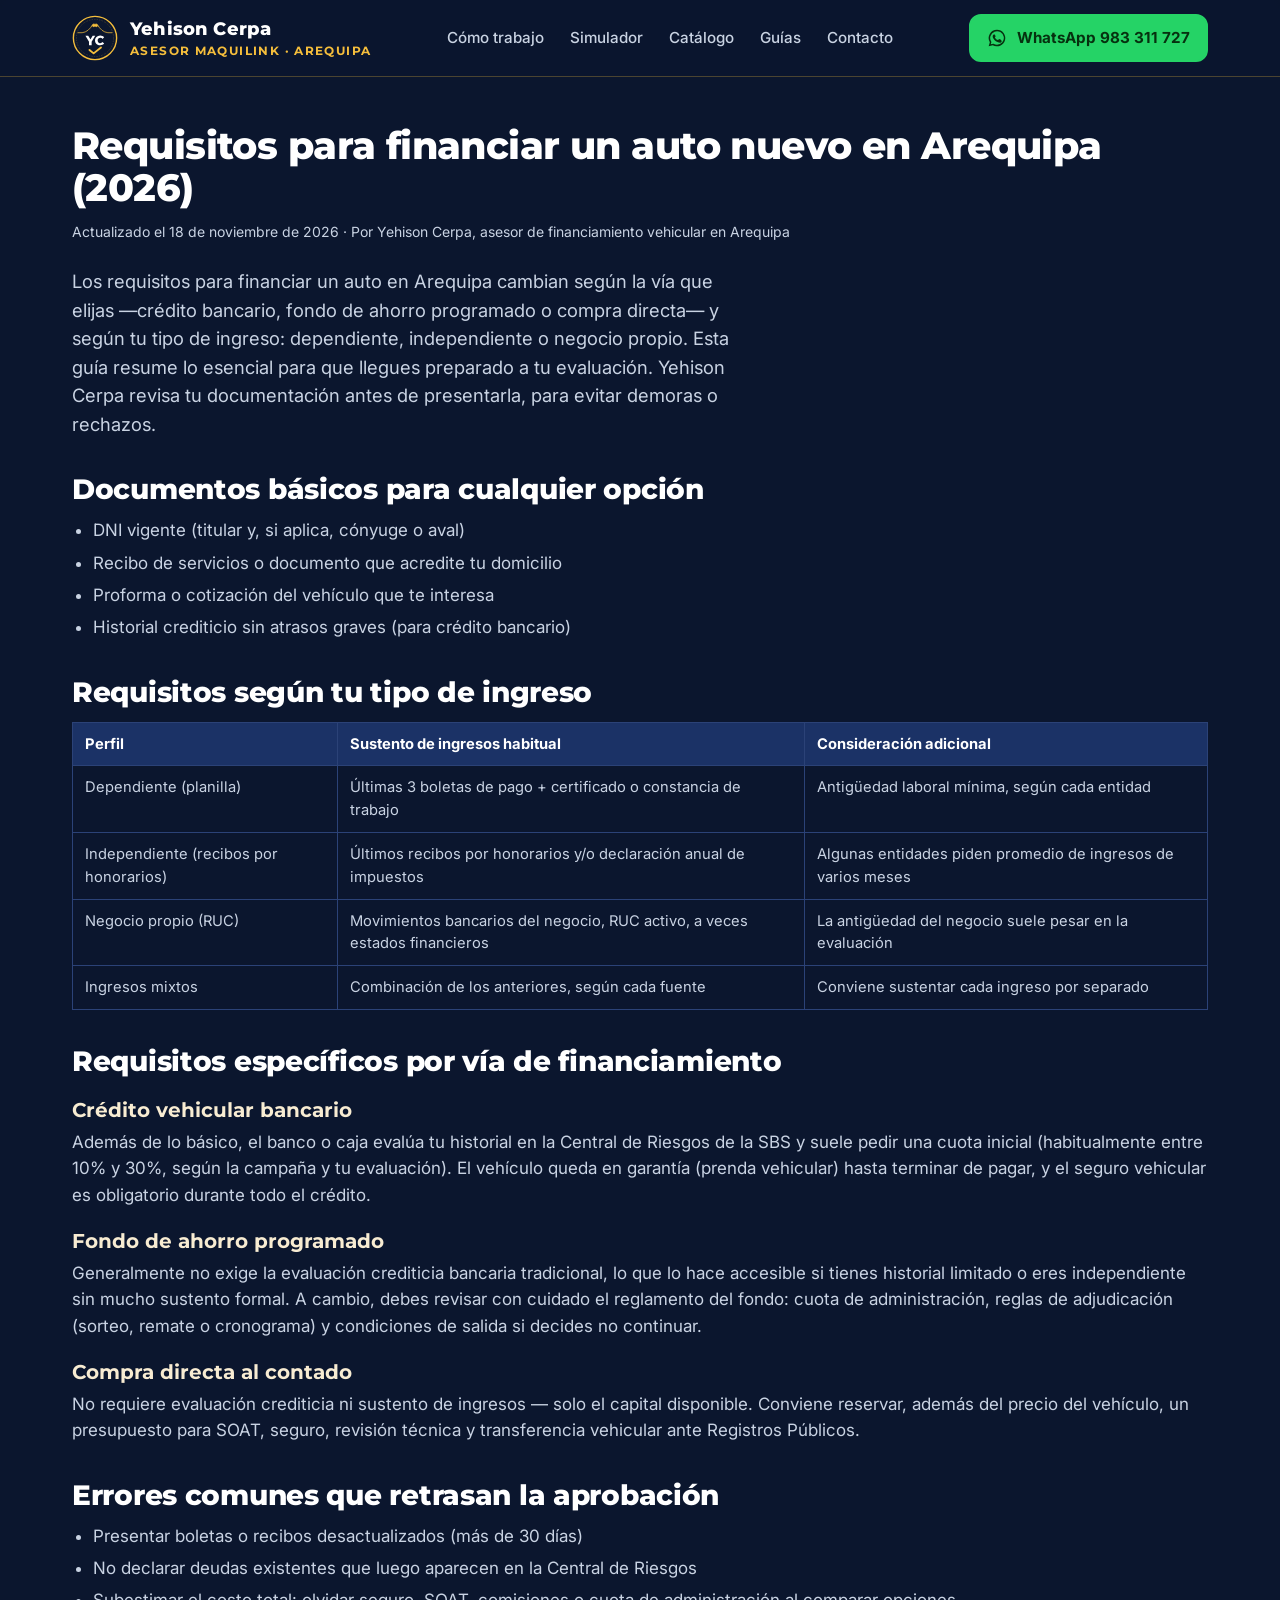
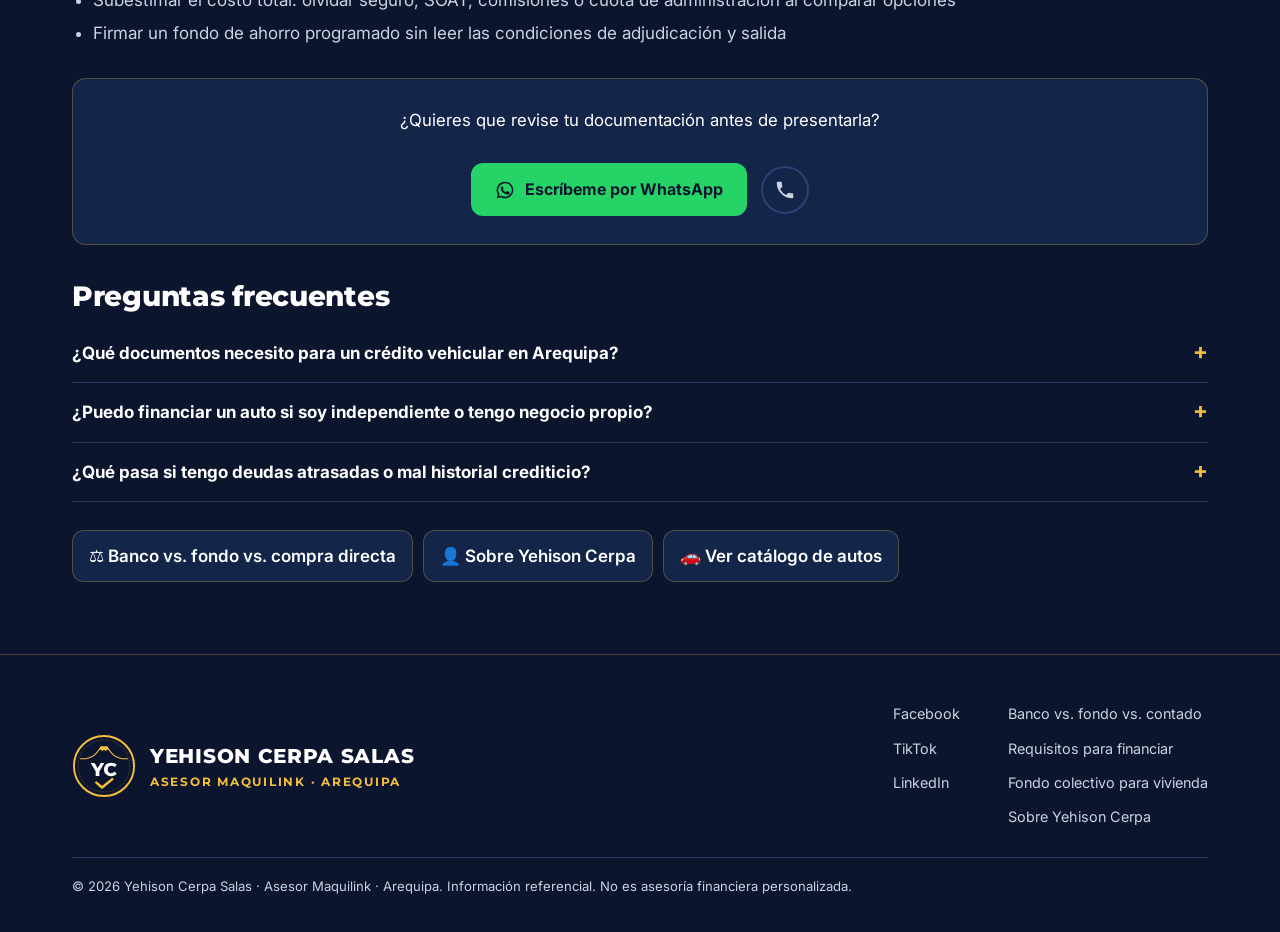
<file: requisitos-credito-vehicular-arequipa.html>
<!DOCTYPE html>
<html lang="es">
<head>
<meta charset="UTF-8">
<meta name="viewport" content="width=device-width, initial-scale=1.0">
<!-- Google tag (gtag.js) -->
<script async src="https://www.googletagmanager.com/gtag/js?id=G-QLQQTXE9WG"></script>
<script>
  window.dataLayer = window.dataLayer || [];
  function gtag(){dataLayer.push(arguments);}
  gtag('js', new Date());
  gtag('config', 'G-QLQQTXE9WG');
</script>
<title>Requisitos para financiar un auto nuevo en Arequipa (2026) | Yehison Cerpa</title>
<meta name="description" content="Qué documentos necesitas para financiar un auto en Arequipa según seas dependiente, independiente o negocio propio. Guía de Yehison Cerpa.">
<link rel="canonical" href="https://yehisoncerpa.pages.dev/requisitos-credito-vehicular-arequipa.html">
<meta property="og:title" content="Requisitos para financiar un auto nuevo en Arequipa (2026)">
<meta property="og:description" content="Qué documentos necesitas según tu tipo de ingreso y la vía de financiamiento que elijas en Arequipa.">
<meta property="og:url" content="https://yehisoncerpa.pages.dev/requisitos-credito-vehicular-arequipa.html">
<meta property="og:type" content="article">
<meta property="og:locale" content="es_PE">
<meta property="og:image" content="https://yehisoncerpa.pages.dev/img/og-yehison-1200x630.jpg">
<meta property="og:image:width" content="1200">
<meta property="og:image:height" content="630">
<meta name="twitter:card" content="summary_large_image">
<meta name="twitter:title" content="Requisitos para financiar un auto nuevo en Arequipa (2026)">
<meta name="twitter:description" content="Qué documentos necesitas según tu tipo de ingreso y la vía de financiamiento que elijas en Arequipa.">
<meta name="twitter:image" content="https://yehisoncerpa.pages.dev/img/og-yehison-1200x630.jpg">
<link rel="icon" href="favicon.ico" sizes="any">
<link rel="icon" href="favicon.svg" type="image/svg+xml">
<link rel="icon" href="favicon-32.png" type="image/png" sizes="32x32">
<link rel="apple-touch-icon" href="apple-touch-icon.png">
<link rel="preload" href="fonts/montserrat-var-latin.woff2" as="font" type="font/woff2" crossorigin>
<link rel="preload" href="fonts/inter-var-latin.woff2" as="font" type="font/woff2" crossorigin>
<link rel="stylesheet" href="css/estilos.css?v=5">
<script type="application/ld+json">
{
  "@context": "https://schema.org",
  "@type": "Article",
  "headline": "Requisitos para financiar un auto nuevo en Arequipa (2026)",
  "description": "Qué documentos necesitas para un crédito vehicular, un fondo de ahorro programado o compra directa en Arequipa, según tu tipo de ingreso.",
  "datePublished": "2026-11-18",
  "dateModified": "2026-11-18",
  "inLanguage": "es-PE",
  "author": {
    "@type": "Person",
    "name": "Yehison Cerpa",
    "url": "https://yehisoncerpa.pages.dev/sobre-yehison-cerpa.html"
  },
  "publisher": {
    "@type": "Organization",
    "name": "Yehison Cerpa",
    "logo": { "@type": "ImageObject", "url": "https://yehisoncerpa.pages.dev/favicon.svg" }
  }
}
</script>
<script type="application/ld+json">
{
  "@context": "https://schema.org",
  "@type": "FAQPage",
  "mainEntity": [
    {
      "@type": "Question",
      "name": "¿Qué documentos necesito para un crédito vehicular en Arequipa?",
      "acceptedAnswer": {
        "@type": "Answer",
        "text": "Como mínimo: DNI vigente, sustento de ingresos (boletas de pago, recibos por honorarios o declaraciones si eres independiente), recibo de servicios o documento de domicilio, y la proforma del vehículo. Cada entidad puede pedir documentos adicionales según tu perfil."
      }
    },
    {
      "@type": "Question",
      "name": "¿Puedo financiar un auto si soy independiente o tengo negocio propio?",
      "acceptedAnswer": {
        "@type": "Answer",
        "text": "Sí. Los independientes suelen sustentar ingresos con recibos por honorarios, declaraciones de impuestos o movimientos bancarios de los últimos meses. Un fondo de ahorro programado también es una alternativa si no cuentas con sustento formal de ingresos."
      }
    },
    {
      "@type": "Question",
      "name": "¿Qué pasa si tengo deudas atrasadas o mal historial crediticio?",
      "acceptedAnswer": {
        "@type": "Answer",
        "text": "Un historial con atrasos puede dificultar la aprobación de un crédito bancario. En ese caso, conviene revisar tu reporte en Infocorp o la Central de Riesgos de la SBS antes de aplicar, y evaluar si un fondo de ahorro programado o la compra directa son alternativas más viables para tu situación."
      }
    }
  ]
}
</script>
</head>
<body>

  <a class="skip" href="#contenido">Saltar al contenido</a>
<header class="nav" id="top">
  <div class="wrap nav-in">
    <a class="brand" href="/" aria-label="Yehison Cerpa, inicio">
      <img src="img/sello.svg" width="46" height="46" alt="">
      <span><b>Yehison Cerpa</b><small>Asesor Maquilink · Arequipa</small></span>
    </a>
    <nav aria-label="Principal" class="menu" id="menu">
      <a href="/#metodo">Cómo trabajo</a>
      <a href="/#simulador">Simulador</a>
      <a href="/#catalogo">Catálogo</a>
      <a href="/#guias">Guías</a>
      <a href="/#contacto">Contacto</a>
    </nav>
    <div class="nav-actions">
      <a class="btn btn-primary btn-wa btn-sm" href="https://wa.me/51983311727?text=Hola%20Yehison%2C%20quiero%20ver%20mis%20opciones%20para%20financiar%20un%20auto" target="_blank" rel="noopener"><svg class="ico" aria-hidden="true" viewBox="0 0 24 24"><path fill="currentColor" d="M12 2a10 10 0 0 0-8.6 15.1L2 22l5-1.3A10 10 0 1 0 12 2Zm0 18.2a8.2 8.2 0 0 1-4.2-1.2l-.3-.2-3 .8.8-2.9-.2-.3A8.2 8.2 0 1 1 12 20.2Zm4.5-6.1c-.2-.1-1.5-.7-1.7-.8-.2-.1-.4-.1-.6.1l-.8 1c-.1.2-.3.2-.5.1a6.7 6.7 0 0 1-3.3-2.9c-.3-.4.2-.4.7-1.3.1-.2 0-.3 0-.4l-.8-1.8c-.2-.5-.4-.4-.6-.4h-.5c-.2 0-.4.1-.7.3-.2.3-.9.9-.9 2.2s1 2.5 1.1 2.7c.1.2 1.9 2.9 4.6 4 1.7.7 2.4.8 3.2.7.5-.1 1.5-.6 1.8-1.2.2-.6.2-1.1.1-1.2 0-.1-.2-.2-.4-.3Z"/></svg><span class="hide-m">WhatsApp 983 311 727</span><span class="show-m">WhatsApp</span></a>
      <button class="menu-btn" type="button" aria-expanded="false" aria-controls="menu" aria-label="Abrir menú"><span></span><span></span><span></span></button>
    </div>
  </div>
</header>

<main class="article-page" id="contenido">
  <div class="wrap article">
    <h1>Requisitos para financiar un auto nuevo en Arequipa (2026)</h1>
    <p class="updated">Actualizado el 18 de noviembre de 2026 · Por Yehison Cerpa, asesor de financiamiento vehicular en Arequipa</p>

    <p class="lead">Los requisitos para financiar un auto en Arequipa cambian según la vía que elijas —crédito bancario, fondo de ahorro programado o compra directa— y según tu tipo de ingreso: dependiente, independiente o negocio propio. Esta guía resume lo esencial para que llegues preparado a tu evaluación. Yehison Cerpa revisa tu documentación antes de presentarla, para evitar demoras o rechazos.</p>

    <h2>Documentos básicos para cualquier opción</h2>
    <ul>
      <li>DNI vigente (titular y, si aplica, cónyuge o aval)</li>
      <li>Recibo de servicios o documento que acredite tu domicilio</li>
      <li>Proforma o cotización del vehículo que te interesa</li>
      <li>Historial crediticio sin atrasos graves (para crédito bancario)</li>
    </ul>

    <h2>Requisitos según tu tipo de ingreso</h2>
    <table class="content-table">
      <thead>
        <tr><th>Perfil</th><th>Sustento de ingresos habitual</th><th>Consideración adicional</th></tr>
      </thead>
      <tbody>
        <tr><td>Dependiente (planilla)</td><td>Últimas 3 boletas de pago + certificado o constancia de trabajo</td><td>Antigüedad laboral mínima, según cada entidad</td></tr>
        <tr><td>Independiente (recibos por honorarios)</td><td>Últimos recibos por honorarios y/o declaración anual de impuestos</td><td>Algunas entidades piden promedio de ingresos de varios meses</td></tr>
        <tr><td>Negocio propio (RUC)</td><td>Movimientos bancarios del negocio, RUC activo, a veces estados financieros</td><td>La antigüedad del negocio suele pesar en la evaluación</td></tr>
        <tr><td>Ingresos mixtos</td><td>Combinación de los anteriores, según cada fuente</td><td>Conviene sustentar cada ingreso por separado</td></tr>
      </tbody>
    </table>

    <h2>Requisitos específicos por vía de financiamiento</h2>

    <h3>Crédito vehicular bancario</h3>
    <p>Además de lo básico, el banco o caja evalúa tu historial en la Central de Riesgos de la SBS y suele pedir una cuota inicial (habitualmente entre 10% y 30%, según la campaña y tu evaluación). El vehículo queda en garantía (prenda vehicular) hasta terminar de pagar, y el seguro vehicular es obligatorio durante todo el crédito.</p>

    <h3>Fondo de ahorro programado</h3>
    <p>Generalmente no exige la evaluación crediticia bancaria tradicional, lo que lo hace accesible si tienes historial limitado o eres independiente sin mucho sustento formal. A cambio, debes revisar con cuidado el reglamento del fondo: cuota de administración, reglas de adjudicación (sorteo, remate o cronograma) y condiciones de salida si decides no continuar.</p>

    <h3>Compra directa al contado</h3>
    <p>No requiere evaluación crediticia ni sustento de ingresos — solo el capital disponible. Conviene reservar, además del precio del vehículo, un presupuesto para SOAT, seguro, revisión técnica y transferencia vehicular ante Registros Públicos.</p>

    <h2>Errores comunes que retrasan la aprobación</h2>
    <ul>
      <li>Presentar boletas o recibos desactualizados (más de 30 días)</li>
      <li>No declarar deudas existentes que luego aparecen en la Central de Riesgos</li>
      <li>Subestimar el costo total: olvidar seguro, SOAT, comisiones o cuota de administración al comparar opciones</li>
      <li>Firmar un fondo de ahorro programado sin leer las condiciones de adjudicación y salida</li>
    </ul>

    <div class="cta-box">
      <p>¿Quieres que revise tu documentación antes de presentarla?</p>
      <div class="ctas">
        <a class="btn btn-primary btn-wa" href="https://wa.me/51983311727?text=Hola%20Yehison%2C%20quiero%20ver%20mis%20opciones%20para%20financiar%20un%20auto" target="_blank" rel="noopener"><svg class="ico" aria-hidden="true" viewBox="0 0 24 24"><path fill="currentColor" d="M12 2a10 10 0 0 0-8.6 15.1L2 22l5-1.3A10 10 0 1 0 12 2Zm0 18.2a8.2 8.2 0 0 1-4.2-1.2l-.3-.2-3 .8.8-2.9-.2-.3A8.2 8.2 0 1 1 12 20.2Zm4.5-6.1c-.2-.1-1.5-.7-1.7-.8-.2-.1-.4-.1-.6.1l-.8 1c-.1.2-.3.2-.5.1a6.7 6.7 0 0 1-3.3-2.9c-.3-.4.2-.4.7-1.3.1-.2 0-.3 0-.4l-.8-1.8c-.2-.5-.4-.4-.6-.4h-.5c-.2 0-.4.1-.7.3-.2.3-.9.9-.9 2.2s1 2.5 1.1 2.7c.1.2 1.9 2.9 4.6 4 1.7.7 2.4.8 3.2.7.5-.1 1.5-.6 1.8-1.2.2-.6.2-1.1.1-1.2 0-.1-.2-.2-.4-.3Z"/></svg>Escríbeme por WhatsApp</a>
        <a class="icon-link" href="tel:+51983311727" aria-label="Llamar al 983 311 727" title="Llamar"><svg width="22" height="22" aria-hidden="true" viewBox="0 0 24 24"><path fill="currentColor" d="M6.6 10.8a15.1 15.1 0 0 0 6.6 6.6l2.2-2.2c.3-.3.7-.4 1-.2 1.1.4 2.3.6 3.6.6.6 0 1 .4 1 1V20c0 .6-.4 1-1 1A17 17 0 0 1 3 4c0-.6.4-1 1-1h3.5c.6 0 1 .4 1 1 0 1.3.2 2.5.6 3.6.1.3 0 .7-.2 1l-2.3 2.2Z"/></svg></a>
      </div>
    </div>

    <h2>Preguntas frecuentes</h2>

    <section class="faq-section">
      <details class="faq-item">
        <summary>¿Qué documentos necesito para un crédito vehicular en Arequipa?</summary>
        <p>Como mínimo: DNI vigente, sustento de ingresos (boletas de pago, recibos por honorarios o declaraciones si eres independiente), recibo de servicios o documento de domicilio, y la proforma del vehículo. Cada entidad puede pedir documentos adicionales según tu perfil.</p>
      </details>
      <details class="faq-item">
        <summary>¿Puedo financiar un auto si soy independiente o tengo negocio propio?</summary>
        <p>Sí. Los independientes suelen sustentar ingresos con recibos por honorarios, declaraciones de impuestos o movimientos bancarios de los últimos meses. Un fondo de ahorro programado también es una alternativa si no cuentas con sustento formal de ingresos.</p>
      </details>
      <details class="faq-item">
        <summary>¿Qué pasa si tengo deudas atrasadas o mal historial crediticio?</summary>
        <p>Un historial con atrasos puede dificultar la aprobación de un crédito bancario. En ese caso, conviene revisar tu reporte en Infocorp o la Central de Riesgos de la SBS antes de aplicar, y evaluar si un fondo de ahorro programado o la compra directa son alternativas más viables para tu situación.</p>
      </details>
    </section>

    <div class="related-links">
      <a href="/comparativa-financiamiento-vehicular-arequipa.html">⚖️ Banco vs. fondo vs. compra directa</a>
      <a href="/sobre-yehison-cerpa.html">👤 Sobre Yehison Cerpa</a>
      <a href="/">🚗 Ver catálogo de autos</a>
    </div>
    </div>
</main>

  <footer class="footer">
  <div class="wrap footer-in">
    <div class="footer-brand"><img src="img/sello.svg" width="64" height="64" alt=""><p><b>Yehison Cerpa Salas</b><span>Asesor Maquilink · Arequipa</span></p></div>
    <div class="footer-cols">
      <nav aria-label="Redes sociales" class="footer-links">
        <a href="https://web.facebook.com/profile.php?id=61595129260764" target="_blank" rel="noopener">Facebook</a>
        <a href="https://www.tiktok.com/@yehisoncerpa.finanzas" target="_blank" rel="noopener">TikTok</a>
        <a href="https://www.linkedin.com/in/yehisoncerpa/" target="_blank" rel="noopener">LinkedIn</a>
      </nav>
      <nav aria-label="Guías" class="footer-links">
        <a href="/comparativa-financiamiento-vehicular-arequipa.html">Banco vs. fondo vs. contado</a>
        <a href="/requisitos-credito-vehicular-arequipa.html">Requisitos para financiar</a>
        <a href="/financiamiento-vivienda-fondo-colectivo-arequipa.html">Fondo colectivo para vivienda</a>
        <a href="/sobre-yehison-cerpa.html">Sobre Yehison Cerpa</a>
      </nav>
    </div>
    <p class="footer-legal">© <span id="year">2026</span> Yehison Cerpa Salas · Asesor Maquilink · Arequipa. Información referencial. No es asesoría financiera personalizada.</p>
  </div>
</footer>
<div class="callbar" aria-label="Acciones rápidas">
  <a class="btn btn-primary btn-wa" href="https://wa.me/51983311727?text=Hola%20Yehison%2C%20quiero%20ver%20mis%20opciones%20para%20financiar%20un%20auto" target="_blank" rel="noopener"><svg class="ico" aria-hidden="true" viewBox="0 0 24 24"><path fill="currentColor" d="M12 2a10 10 0 0 0-8.6 15.1L2 22l5-1.3A10 10 0 1 0 12 2Zm0 18.2a8.2 8.2 0 0 1-4.2-1.2l-.3-.2-3 .8.8-2.9-.2-.3A8.2 8.2 0 1 1 12 20.2Zm4.5-6.1c-.2-.1-1.5-.7-1.7-.8-.2-.1-.4-.1-.6.1l-.8 1c-.1.2-.3.2-.5.1a6.7 6.7 0 0 1-3.3-2.9c-.3-.4.2-.4.7-1.3.1-.2 0-.3 0-.4l-.8-1.8c-.2-.5-.4-.4-.6-.4h-.5c-.2 0-.4.1-.7.3-.2.3-.9.9-.9 2.2s1 2.5 1.1 2.7c.1.2 1.9 2.9 4.6 4 1.7.7 2.4.8 3.2.7.5-.1 1.5-.6 1.8-1.2.2-.6.2-1.1.1-1.2 0-.1-.2-.2-.4-.3Z"/></svg>Escríbeme por WhatsApp</a>
  <a class="icon-link" href="tel:+51983311727" aria-label="Llamar al 983 311 727" title="Llamar"><svg width="22" height="22" aria-hidden="true" viewBox="0 0 24 24"><path fill="currentColor" d="M6.6 10.8a15.1 15.1 0 0 0 6.6 6.6l2.2-2.2c.3-.3.7-.4 1-.2 1.1.4 2.3.6 3.6.6.6 0 1 .4 1 1V20c0 .6-.4 1-1 1A17 17 0 0 1 3 4c0-.6.4-1 1-1h3.5c.6 0 1 .4 1 1 0 1.3.2 2.5.6 3.6.1.3 0 .7-.2 1l-2.3 2.2Z"/></svg></a>
</div>
<script src="js/mejoras.js?v=3"></script>

</body>
</html>
</file>
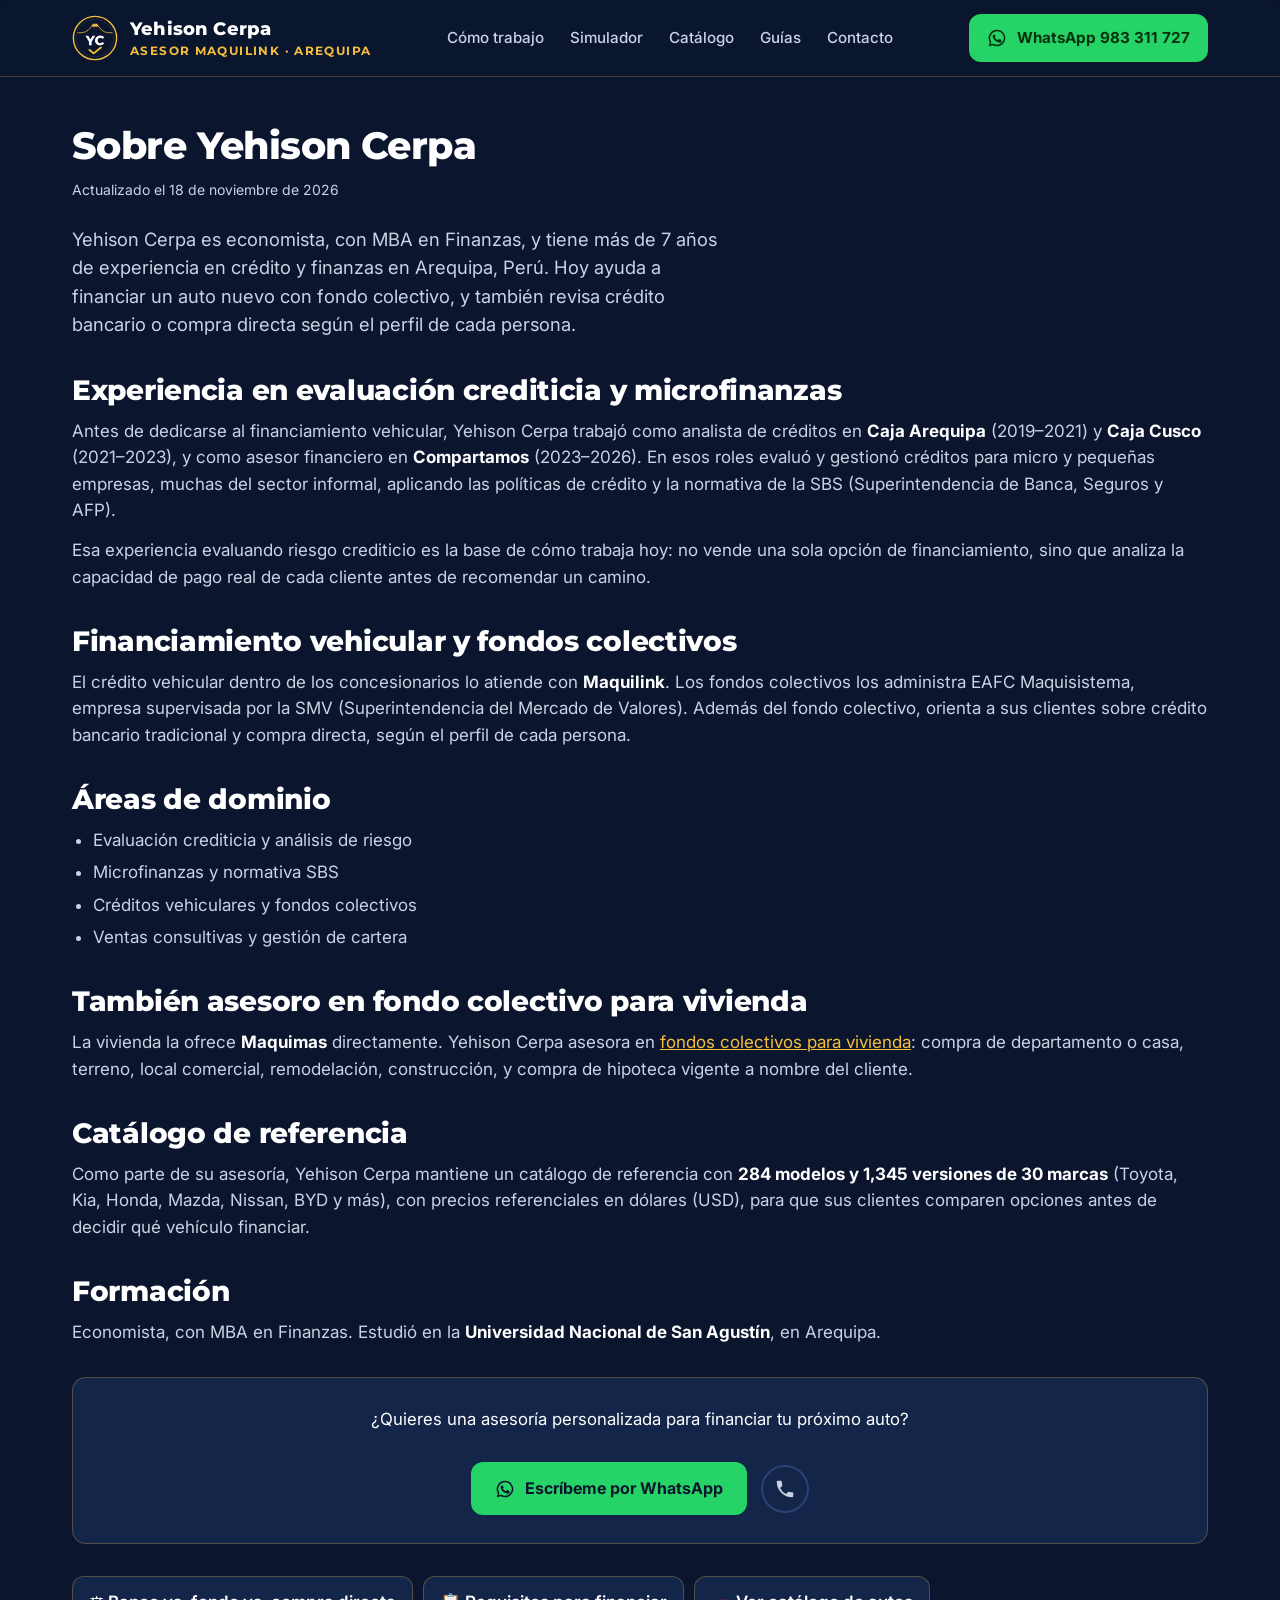
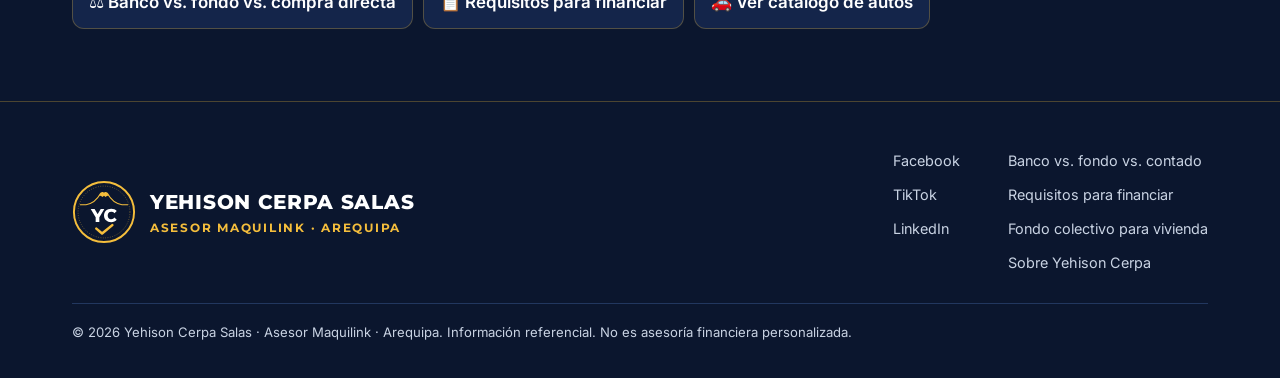
<file: sobre-yehison-cerpa.html>
<!DOCTYPE html>
<html lang="es">
<head>
<meta charset="UTF-8">
<meta name="viewport" content="width=device-width, initial-scale=1.0">
<!-- Google tag (gtag.js) -->
<script async src="https://www.googletagmanager.com/gtag/js?id=G-QLQQTXE9WG"></script>
<script>
  window.dataLayer = window.dataLayer || [];
  function gtag(){dataLayer.push(arguments);}
  gtag('js', new Date());
  gtag('config', 'G-QLQQTXE9WG');
</script>
<title>Sobre Yehison Cerpa — Asesor de Financiamiento Vehicular en Arequipa</title>
<meta name="description" content="Yehison Cerpa, economista con MBA en Finanzas, 7+ años en crédito y finanzas en Arequipa. Analista en Caja Arequipa, Caja Cusco y Compartamos.">
<link rel="canonical" href="https://yehisoncerpa.pages.dev/sobre-yehison-cerpa.html">
<meta property="og:title" content="Sobre Yehison Cerpa — Asesor de Financiamiento Vehicular en Arequipa">
<meta property="og:description" content="Economista con MBA en Finanzas y más de 7 años de experiencia en crédito y finanzas en Arequipa, Perú.">
<meta property="og:url" content="https://yehisoncerpa.pages.dev/sobre-yehison-cerpa.html">
<meta property="og:type" content="profile">
<meta property="og:locale" content="es_PE">
<meta property="og:image" content="https://yehisoncerpa.pages.dev/img/og-yehison-1200x630.jpg">
<meta property="og:image:width" content="1200">
<meta property="og:image:height" content="630">
<meta name="twitter:card" content="summary_large_image">
<meta name="twitter:title" content="Sobre Yehison Cerpa — Asesor de Financiamiento Vehicular en Arequipa">
<meta name="twitter:description" content="Economista con MBA en Finanzas y más de 7 años de experiencia en crédito y finanzas en Arequipa, Perú.">
<meta name="twitter:image" content="https://yehisoncerpa.pages.dev/img/og-yehison-1200x630.jpg">
<link rel="icon" href="favicon.ico" sizes="any">
<link rel="icon" href="favicon.svg" type="image/svg+xml">
<link rel="icon" href="favicon-32.png" type="image/png" sizes="32x32">
<link rel="apple-touch-icon" href="apple-touch-icon.png">
<link rel="preload" href="fonts/montserrat-var-latin.woff2" as="font" type="font/woff2" crossorigin>
<link rel="preload" href="fonts/inter-var-latin.woff2" as="font" type="font/woff2" crossorigin>
<link rel="stylesheet" href="css/estilos.css?v=5">
<script type="application/ld+json">
{
  "@context": "https://schema.org",
  "@type": "Person",
  "name": "Yehison Cerpa",
  "jobTitle": "Asesor de Financiamiento Vehicular",
  "description": "Economista con MBA en Finanzas y más de 7 años de experiencia en crédito y finanzas en Arequipa, Perú. Asesora la compra de autos nuevos con fondo colectivo y también revisa crédito bancario o compra directa según el perfil.",
  "url": "https://yehisoncerpa.pages.dev/sobre-yehison-cerpa.html",
  "telephone": "+51983311727",
  "alumniOf": {
    "@type": "CollegeOrUniversity",
    "name": "Universidad Nacional de San Agustín"
  },
  "worksFor": {
    "@type": "Organization",
    "name": "EAFC Maquisistema"
  },
  "address": {
    "@type": "PostalAddress",
    "addressLocality": "Arequipa",
    "addressCountry": "PE"
  },
  "sameAs": [
    "https://web.facebook.com/profile.php?id=61595129260764",
    "https://www.tiktok.com/@yehisoncerpa.finanzas",
    "https://www.linkedin.com/in/yehisoncerpa/",
    "https://www.google.com/maps?cid=18366997622674241397"
  ]
}
</script>
</head>
<body>

  <a class="skip" href="#contenido">Saltar al contenido</a>
<header class="nav" id="top">
  <div class="wrap nav-in">
    <a class="brand" href="/" aria-label="Yehison Cerpa, inicio">
      <img src="img/sello.svg" width="46" height="46" alt="">
      <span><b>Yehison Cerpa</b><small>Asesor Maquilink · Arequipa</small></span>
    </a>
    <nav aria-label="Principal" class="menu" id="menu">
      <a href="/#metodo">Cómo trabajo</a>
      <a href="/#simulador">Simulador</a>
      <a href="/#catalogo">Catálogo</a>
      <a href="/#guias">Guías</a>
      <a href="/#contacto">Contacto</a>
    </nav>
    <div class="nav-actions">
      <a class="btn btn-primary btn-wa btn-sm" href="https://wa.me/51983311727?text=Hola%20Yehison%2C%20quiero%20ver%20mis%20opciones%20para%20financiar%20un%20auto" target="_blank" rel="noopener"><svg class="ico" aria-hidden="true" viewBox="0 0 24 24"><path fill="currentColor" d="M12 2a10 10 0 0 0-8.6 15.1L2 22l5-1.3A10 10 0 1 0 12 2Zm0 18.2a8.2 8.2 0 0 1-4.2-1.2l-.3-.2-3 .8.8-2.9-.2-.3A8.2 8.2 0 1 1 12 20.2Zm4.5-6.1c-.2-.1-1.5-.7-1.7-.8-.2-.1-.4-.1-.6.1l-.8 1c-.1.2-.3.2-.5.1a6.7 6.7 0 0 1-3.3-2.9c-.3-.4.2-.4.7-1.3.1-.2 0-.3 0-.4l-.8-1.8c-.2-.5-.4-.4-.6-.4h-.5c-.2 0-.4.1-.7.3-.2.3-.9.9-.9 2.2s1 2.5 1.1 2.7c.1.2 1.9 2.9 4.6 4 1.7.7 2.4.8 3.2.7.5-.1 1.5-.6 1.8-1.2.2-.6.2-1.1.1-1.2 0-.1-.2-.2-.4-.3Z"/></svg><span class="hide-m">WhatsApp 983 311 727</span><span class="show-m">WhatsApp</span></a>
      <button class="menu-btn" type="button" aria-expanded="false" aria-controls="menu" aria-label="Abrir menú"><span></span><span></span><span></span></button>
    </div>
  </div>
</header>

<main class="article-page" id="contenido">
  <div class="wrap article">
    <h1>Sobre Yehison Cerpa</h1>
    <p class="updated">Actualizado el 18 de noviembre de 2026</p>

    <p class="lead">Yehison Cerpa es economista, con MBA en Finanzas, y tiene más de 7 años de experiencia en crédito y finanzas en Arequipa, Perú. Hoy ayuda a financiar un auto nuevo con fondo colectivo, y también revisa crédito bancario o compra directa según el perfil de cada persona.</p>

    <h2>Experiencia en evaluación crediticia y microfinanzas</h2>
    <p>Antes de dedicarse al financiamiento vehicular, Yehison Cerpa trabajó como analista de créditos en <strong>Caja Arequipa</strong> (2019–2021) y <strong>Caja Cusco</strong> (2021–2023), y como asesor financiero en <strong>Compartamos</strong> (2023–2026). En esos roles evaluó y gestionó créditos para micro y pequeñas empresas, muchas del sector informal, aplicando las políticas de crédito y la normativa de la SBS (Superintendencia de Banca, Seguros y AFP).</p>
    <p>Esa experiencia evaluando riesgo crediticio es la base de cómo trabaja hoy: no vende una sola opción de financiamiento, sino que analiza la capacidad de pago real de cada cliente antes de recomendar un camino.</p>

    <h2>Financiamiento vehicular y fondos colectivos</h2>
    <p>El crédito vehicular dentro de los concesionarios lo atiende con <strong>Maquilink</strong>. Los fondos colectivos los administra EAFC Maquisistema, empresa supervisada por la SMV (Superintendencia del Mercado de Valores). Además del fondo colectivo, orienta a sus clientes sobre crédito bancario tradicional y compra directa, según el perfil de cada persona.</p>

    <h2>Áreas de dominio</h2>
    <ul>
      <li>Evaluación crediticia y análisis de riesgo</li>
      <li>Microfinanzas y normativa SBS</li>
      <li>Créditos vehiculares y fondos colectivos</li>
      <li>Ventas consultivas y gestión de cartera</li>
    </ul>

    <h2>También asesoro en fondo colectivo para vivienda</h2>
    <p>La vivienda la ofrece <strong>Maquimas</strong> directamente. Yehison Cerpa asesora en <a href="/financiamiento-vivienda-fondo-colectivo-arequipa.html">fondos colectivos para vivienda</a>: compra de departamento o casa, terreno, local comercial, remodelación, construcción, y compra de hipoteca vigente a nombre del cliente.</p>

    <h2>Catálogo de referencia</h2>
    <p>Como parte de su asesoría, Yehison Cerpa mantiene un catálogo de referencia con <strong>284 modelos y 1,345 versiones de 30 marcas</strong> (Toyota, Kia, Honda, Mazda, Nissan, BYD y más), con precios referenciales en dólares (USD), para que sus clientes comparen opciones antes de decidir qué vehículo financiar.</p>

    <h2>Formación</h2>
    <p>Economista, con MBA en Finanzas. Estudió en la <strong>Universidad Nacional de San Agustín</strong>, en Arequipa.</p>

    <div class="cta-box">
      <p>¿Quieres una asesoría personalizada para financiar tu próximo auto?</p>
      <div class="ctas">
        <a class="btn btn-primary btn-wa" href="https://wa.me/51983311727?text=Hola%20Yehison%2C%20quiero%20ver%20mis%20opciones%20para%20financiar%20un%20auto" target="_blank" rel="noopener"><svg class="ico" aria-hidden="true" viewBox="0 0 24 24"><path fill="currentColor" d="M12 2a10 10 0 0 0-8.6 15.1L2 22l5-1.3A10 10 0 1 0 12 2Zm0 18.2a8.2 8.2 0 0 1-4.2-1.2l-.3-.2-3 .8.8-2.9-.2-.3A8.2 8.2 0 1 1 12 20.2Zm4.5-6.1c-.2-.1-1.5-.7-1.7-.8-.2-.1-.4-.1-.6.1l-.8 1c-.1.2-.3.2-.5.1a6.7 6.7 0 0 1-3.3-2.9c-.3-.4.2-.4.7-1.3.1-.2 0-.3 0-.4l-.8-1.8c-.2-.5-.4-.4-.6-.4h-.5c-.2 0-.4.1-.7.3-.2.3-.9.9-.9 2.2s1 2.5 1.1 2.7c.1.2 1.9 2.9 4.6 4 1.7.7 2.4.8 3.2.7.5-.1 1.5-.6 1.8-1.2.2-.6.2-1.1.1-1.2 0-.1-.2-.2-.4-.3Z"/></svg>Escríbeme por WhatsApp</a>
        <a class="icon-link" href="tel:+51983311727" aria-label="Llamar al 983 311 727" title="Llamar"><svg width="22" height="22" aria-hidden="true" viewBox="0 0 24 24"><path fill="currentColor" d="M6.6 10.8a15.1 15.1 0 0 0 6.6 6.6l2.2-2.2c.3-.3.7-.4 1-.2 1.1.4 2.3.6 3.6.6.6 0 1 .4 1 1V20c0 .6-.4 1-1 1A17 17 0 0 1 3 4c0-.6.4-1 1-1h3.5c.6 0 1 .4 1 1 0 1.3.2 2.5.6 3.6.1.3 0 .7-.2 1l-2.3 2.2Z"/></svg></a>
      </div>
    </div>

    <div class="related-links">
      <a href="/comparativa-financiamiento-vehicular-arequipa.html">⚖️ Banco vs. fondo vs. compra directa</a>
      <a href="/requisitos-credito-vehicular-arequipa.html">📋 Requisitos para financiar</a>
      <a href="/">🚗 Ver catálogo de autos</a>
    </div>
    </div>
</main>

  <footer class="footer">
  <div class="wrap footer-in">
    <div class="footer-brand"><img src="img/sello.svg" width="64" height="64" alt=""><p><b>Yehison Cerpa Salas</b><span>Asesor Maquilink · Arequipa</span></p></div>
    <div class="footer-cols">
      <nav aria-label="Redes sociales" class="footer-links">
        <a href="https://web.facebook.com/profile.php?id=61595129260764" target="_blank" rel="noopener">Facebook</a>
        <a href="https://www.tiktok.com/@yehisoncerpa.finanzas" target="_blank" rel="noopener">TikTok</a>
        <a href="https://www.linkedin.com/in/yehisoncerpa/" target="_blank" rel="noopener">LinkedIn</a>
      </nav>
      <nav aria-label="Guías" class="footer-links">
        <a href="/comparativa-financiamiento-vehicular-arequipa.html">Banco vs. fondo vs. contado</a>
        <a href="/requisitos-credito-vehicular-arequipa.html">Requisitos para financiar</a>
        <a href="/financiamiento-vivienda-fondo-colectivo-arequipa.html">Fondo colectivo para vivienda</a>
        <a href="/sobre-yehison-cerpa.html">Sobre Yehison Cerpa</a>
      </nav>
    </div>
    <p class="footer-legal">© <span id="year">2026</span> Yehison Cerpa Salas · Asesor Maquilink · Arequipa. Información referencial. No es asesoría financiera personalizada.</p>
  </div>
</footer>
<div class="callbar" aria-label="Acciones rápidas">
  <a class="btn btn-primary btn-wa" href="https://wa.me/51983311727?text=Hola%20Yehison%2C%20quiero%20ver%20mis%20opciones%20para%20financiar%20un%20auto" target="_blank" rel="noopener"><svg class="ico" aria-hidden="true" viewBox="0 0 24 24"><path fill="currentColor" d="M12 2a10 10 0 0 0-8.6 15.1L2 22l5-1.3A10 10 0 1 0 12 2Zm0 18.2a8.2 8.2 0 0 1-4.2-1.2l-.3-.2-3 .8.8-2.9-.2-.3A8.2 8.2 0 1 1 12 20.2Zm4.5-6.1c-.2-.1-1.5-.7-1.7-.8-.2-.1-.4-.1-.6.1l-.8 1c-.1.2-.3.2-.5.1a6.7 6.7 0 0 1-3.3-2.9c-.3-.4.2-.4.7-1.3.1-.2 0-.3 0-.4l-.8-1.8c-.2-.5-.4-.4-.6-.4h-.5c-.2 0-.4.1-.7.3-.2.3-.9.9-.9 2.2s1 2.5 1.1 2.7c.1.2 1.9 2.9 4.6 4 1.7.7 2.4.8 3.2.7.5-.1 1.5-.6 1.8-1.2.2-.6.2-1.1.1-1.2 0-.1-.2-.2-.4-.3Z"/></svg>Escríbeme por WhatsApp</a>
  <a class="icon-link" href="tel:+51983311727" aria-label="Llamar al 983 311 727" title="Llamar"><svg width="22" height="22" aria-hidden="true" viewBox="0 0 24 24"><path fill="currentColor" d="M6.6 10.8a15.1 15.1 0 0 0 6.6 6.6l2.2-2.2c.3-.3.7-.4 1-.2 1.1.4 2.3.6 3.6.6.6 0 1 .4 1 1V20c0 .6-.4 1-1 1A17 17 0 0 1 3 4c0-.6.4-1 1-1h3.5c.6 0 1 .4 1 1 0 1.3.2 2.5.6 3.6.1.3 0 .7-.2 1l-2.3 2.2Z"/></svg></a>
</div>
<script src="js/mejoras.js?v=3"></script>

</body>
</html>
</file>
<file: css/estilos.css>
/* Yehison Cerpa · Identidad "Sello de confianza" + línea del Misti. */
@font-face{font-family:"Montserrat";src:url("../fonts/montserrat-var-latin.woff2") format("woff2");font-weight:100 900;font-display:swap}
@font-face{font-family:"Inter";src:url("../fonts/inter-var-latin.woff2") format("woff2");font-weight:100 900;font-display:swap}

:root{
  --c-bg:#0B162E; --c-bg-alt:#0E1C3A; --c-surface:#14254A; --c-surface-2:#1B3266;
  --c-gold:#F5BE3C; --c-gold-dark:#D6A024; --c-gold-text-light:#6B5A2E;
  --c-text:#FFFFFF; --c-text-2:#C9D3E3; --c-cream:#F8ECD2;
  --c-line:rgba(245,190,60,.28); --c-line-2:#2B4277; --c-track:#22375F; --c-success:#3FCB8E; --c-warn:#FFB4A8;
  --f-head:"Montserrat",system-ui,-apple-system,"Segoe UI",sans-serif;
  --f-body:"Inter",system-ui,-apple-system,"Segoe UI",sans-serif;
  --fs-h1:clamp(2.3rem,4vw,3.5rem); --fs-h2:clamp(1.8rem,3vw,2.6rem); --fs-h3:1.25rem; --fs-body:1.0625rem; --fs-small:.875rem;
  --r-sm:8px; --r-md:14px; --r-lg:22px; --maxw:1200px; --shadow:0 18px 50px rgba(0,0,0,.35);
  --nav-h:76px;
}
*,*::before,*::after{box-sizing:border-box}
*{margin:0;padding:0}
html{scroll-behavior:smooth;scroll-padding-top:calc(var(--nav-h) + 12px);-webkit-text-size-adjust:100%}
body{background:var(--c-bg);color:var(--c-text);font-family:var(--f-body);font-size:var(--fs-body);line-height:1.55;-webkit-font-smoothing:antialiased;overflow-x:hidden}
img,svg{display:block;max-width:100%}
a{color:inherit}
button,input,select{font:inherit;color:inherit}
h1,h2,h3{font-family:var(--f-head);line-height:1.1}
h1{font-size:var(--fs-h1);font-weight:800;letter-spacing:-.015em}
h2{font-size:var(--fs-h2);font-weight:800;letter-spacing:-.01em}
h3{font-size:var(--fs-h3);font-weight:700}
ol,ul{list-style:none}
.hidden{display:none!important}
.sr-only{position:absolute!important;width:1px;height:1px;padding:0;margin:-1px;overflow:hidden;clip:rect(0,0,0,0);white-space:nowrap;border:0}
:focus-visible{outline:3px solid var(--c-gold);outline-offset:3px;border-radius:6px}
.skip{position:absolute;left:12px;top:-60px;z-index:100;background:var(--c-gold);color:var(--c-bg);font-weight:700;padding:10px 16px;border-radius:10px;text-decoration:none}
.skip:focus{top:12px}
.wrap{max-width:var(--maxw);margin:0 auto;padding:0 32px}
.si{color:var(--c-gold)}
.eyebrow{font-family:var(--f-head);font-weight:700;font-size:.8rem;letter-spacing:.16em;text-transform:uppercase;color:var(--c-gold)}
.lead{color:var(--c-text-2);font-size:1.15rem;max-width:660px}
.ico{width:20px;height:20px;flex:none}

/* Botones */
.btn{display:inline-flex;align-items:center;justify-content:center;gap:10px;font-family:var(--f-body);font-weight:700;border-radius:12px;padding:12px 22px;font-size:1rem;min-height:48px;text-decoration:none;border:2px solid transparent;cursor:pointer;text-align:center;transition:transform .15s ease,background-color .15s ease,border-color .15s ease}
.btn:hover{transform:translateY(-1px)}
.btn-primary{background:var(--c-gold);color:var(--c-bg);border-color:var(--c-gold)}
.btn-primary:hover{background:#FFCB52;border-color:#FFCB52}
.btn-primary:disabled{opacity:.5;cursor:not-allowed;transform:none}
.btn-ghost{background:transparent;border-color:var(--c-text-2);color:var(--c-text)}
.btn-ghost:hover{border-color:var(--c-gold);color:var(--c-gold)}
.btn-sm{min-height:48px;padding:9px 16px;font-size:.95rem}
.btn-lg{padding:15px 26px;font-size:1.05rem}
.btn-xl{padding:18px 30px;font-size:1.2rem}
.btn-block{width:100%}
.btn-link{background:none;border:0;color:var(--c-gold);font-weight:600;cursor:pointer;padding:8px 4px;min-height:48px;text-decoration:underline;text-underline-offset:3px}
.ctas{display:flex;gap:14px;margin-top:30px;flex-wrap:wrap;align-items:center}
.icon-link{display:inline-flex;align-items:center;justify-content:center;width:48px;height:48px;border-radius:50%;border:2px solid var(--c-line-2);color:var(--c-text-2);text-decoration:none;flex:none;transition:border-color .15s,color .15s}
.icon-link:hover{border-color:var(--c-gold);color:var(--c-gold)}
.icon-link-lg{width:56px;height:56px}

/* Tarjetas y secciones */
.card{background:var(--c-surface);border:1px solid var(--c-line);border-radius:var(--r-md);padding:28px}
.sec{padding:88px 0;position:relative}
.alt{background:var(--c-bg-alt)}
.grid-bg{background-image:linear-gradient(rgba(245,190,60,.045) 1px,transparent 1px),linear-gradient(90deg,rgba(245,190,60,.045) 1px,transparent 1px);background-size:48px 48px}
.sec-head{display:flex;flex-direction:column;gap:12px;margin-bottom:40px;max-width:780px}
.grid-3{display:grid;grid-template-columns:repeat(3,1fr);gap:20px}
.tag{display:inline-block;font-size:.72rem;font-weight:700;letter-spacing:.08em;text-transform:uppercase;border-radius:6px;padding:4px 10px;font-family:var(--f-body)}
.tag-pend{background:#3A2A06;color:var(--c-gold);border:1px dashed var(--c-gold)}
.tag-info{border:1px solid var(--c-gold);color:var(--c-gold)}

/* Navegación */
.nav{position:sticky;top:0;z-index:40;background:rgba(11,22,46,.94);backdrop-filter:saturate(1.2) blur(8px);border-bottom:1px solid var(--c-line)}
.nav-in{display:flex;align-items:center;justify-content:space-between;gap:20px;height:var(--nav-h)}
.brand{display:flex;align-items:center;gap:12px;text-decoration:none}
.brand img{width:46px;height:46px}
.brand b{font-family:var(--f-head);font-weight:800;font-size:1.1rem;display:block;letter-spacing:.01em}
.brand small{display:block;color:var(--c-gold);font-family:var(--f-head);font-weight:700;font-size:.72rem;letter-spacing:.12em;text-transform:uppercase}
.menu{display:flex;gap:26px;font-size:.95rem;font-weight:500}
.menu a{color:var(--c-text-2);text-decoration:none;padding:10px 0}
.menu a:hover{color:var(--c-gold)}
.nav-actions{display:flex;align-items:center;gap:10px}
.menu-btn{display:none;width:48px;height:48px;border-radius:12px;border:1.5px solid var(--c-line-2);background:transparent;cursor:pointer;flex-direction:column;align-items:center;justify-content:center;gap:5px}
.menu-btn span{display:block;width:20px;height:2px;background:var(--c-text);border-radius:2px}
.show-m{display:none}

/* (1) Presentación */
.hero{padding:80px 0 170px;position:relative;overflow:hidden;background-color:var(--c-bg)}
.hero::before{content:"";position:absolute;inset:0;background:radial-gradient(900px 600px at 78% 30%,var(--c-surface-2) 0%,rgba(11,22,46,0) 70%);pointer-events:none}
.hero-in{display:grid;grid-template-columns:1.2fr .8fr;gap:56px;align-items:center;position:relative;z-index:1}
.hero-name{font-family:var(--f-head);font-weight:800;color:var(--c-gold);letter-spacing:.08em;text-transform:uppercase;margin:14px 0 16px}
.hero .lead{margin-top:22px}
.addr{display:flex;gap:10px;align-items:center;margin-top:24px;color:var(--c-text-2);font-size:.95rem;flex-wrap:wrap}
.mq{font-family:var(--f-head);font-weight:800;font-size:.72rem;letter-spacing:.14em;border:1.5px solid var(--c-gold);border-radius:6px;padding:3px 9px;color:var(--c-text)}
.hero-photo-wrap{position:relative;max-width:432px;justify-self:end;width:100%}
.hero-photo{width:100%;height:auto;aspect-ratio:4/5;object-fit:cover;object-position:50% 35%;border:3px solid var(--c-gold);border-radius:var(--r-lg);box-shadow:var(--shadow)}
.hero-seal{position:absolute;left:-30px;bottom:-30px;width:96px;height:96px;filter:drop-shadow(0 8px 18px rgba(0,0,0,.45))}
.misti{position:absolute;left:0;right:0;bottom:-40px;width:100%;height:auto;opacity:.14;pointer-events:none;z-index:0}
@media (min-width:761px){.nw{white-space:nowrap}.m-br{display:none}}

/* (2) Problema */
.pain{border-left:4px solid var(--c-gold)}
.pain blockquote p{font-family:var(--f-head);font-weight:700;font-size:1.2rem;line-height:1.3}
.pain blockquote p::before{content:"“"}
.pain blockquote p::after{content:"”"}
.pain figcaption{color:var(--c-text-2);margin-top:12px;font-size:.98rem}
.note{margin-top:32px;font-family:var(--f-head);font-weight:700;font-size:1.35rem;line-height:1.3}

/* (3) Pasos */
.steps{counter-reset:none}
.step .n{width:52px;height:52px;border-radius:50%;border:3px solid var(--c-gold);display:flex;align-items:center;justify-content:center;font-family:var(--f-head);font-weight:800;color:var(--c-gold);font-size:1.3rem;margin-bottom:18px}
.step p{color:var(--c-text-2);margin-top:10px}

/* (4) Simulador */
.anchor{position:absolute;top:0}
.sim{display:grid;grid-template-columns:1fr 1fr;gap:24px;align-items:start}
.calc-tabs{display:flex;gap:10px;margin-bottom:8px}
.calc-tab{flex:1;background:transparent;border:1.5px solid var(--c-line);border-radius:12px;padding:14px 16px;font-weight:700;font-size:.98rem;color:var(--c-text);cursor:pointer;text-align:left;min-height:48px}
.calc-tab-sub{display:block;font-weight:500;font-size:.8rem;margin-top:4px;color:var(--c-text-2)}
.calc-tab.active{background:var(--c-gold);color:var(--c-bg);border-color:var(--c-gold)}
.calc-tab.active .calc-tab-sub{color:#2A2004}
.calc-field label,.lead-form label{display:block;font-size:.9rem;color:var(--c-text-2);margin:16px 0 6px;font-weight:600}
select,input[type=number],input[type=text],input[type=tel],input[type=search]{width:100%;background:var(--c-bg);border:1.5px solid var(--c-line-2);border-radius:10px;padding:13px 14px;color:var(--c-text);font-size:1rem;min-height:48px}
select{appearance:none;background-image:url("data:image/svg+xml,%3Csvg xmlns='http://www.w3.org/2000/svg' width='14' height='9' viewBox='0 0 14 9'%3E%3Cpath d='M1 1l6 6 6-6' fill='none' stroke='%23F5BE3C' stroke-width='2'/%3E%3C/svg%3E");background-repeat:no-repeat;background-position:right 14px center;padding-right:40px}
select:focus,input:focus{border-color:var(--c-gold)}
#calcBtn{margin-top:22px}
.sim-hint{font-size:.85rem;color:var(--c-text-2);margin-top:12px}
.sim-out{display:flex;flex-direction:column;gap:16px}
.sim-empty p:last-child{color:var(--c-text-2);margin-top:10px}
.calc-entrega-note{display:inline-flex;align-items:center;gap:8px;font-size:.85rem;font-weight:600;color:var(--c-success)}
.calc-entrega-note::before{content:"✓";font-weight:800}
.calc-result-main{display:flex;flex-direction:column;margin:14px 0 10px}
.calc-result-label{color:var(--c-text-2);font-size:.95rem}
.calc-result-value{font-family:var(--f-head);font-weight:800;font-size:2.6rem;color:var(--c-gold);line-height:1.1}
.calc-result-grid{display:flex;flex-direction:column}
.calc-result-item{display:flex;justify-content:space-between;gap:12px;padding:12px 0;border-bottom:1px solid var(--c-track);color:var(--c-text-2);font-size:.95rem}
.calc-result-item span:last-child{color:var(--c-text);font-weight:700;white-space:nowrap}
.calc-disclaimer{font-size:.84rem;color:var(--c-text-2);margin-top:16px}
.calc-cta-row{display:flex;gap:10px;flex-wrap:wrap;margin-top:20px;align-items:center}
.calc-cta-row .btn-primary{flex:1 1 100%}
.calc-note-warning{background:rgba(255,180,168,.08);border:1px solid var(--c-warn);color:#FFE3DE;border-radius:10px;padding:14px;margin-bottom:12px}
.calc-split-intro{color:var(--c-text-2);margin-bottom:12px;font-size:.95rem}
.calc-split{display:grid;grid-template-columns:1fr 1fr;gap:12px}
.calc-split-card{border:1.5px solid var(--c-line-2);border-radius:12px;padding:16px;position:relative}
.calc-split-card.recommended{border-color:var(--c-gold);background:rgba(245,190,60,.06)}
.calc-split-card h3{font-size:1.05rem;margin-bottom:8px}
.calc-split-badge{display:inline-block;background:var(--c-gold);color:var(--c-bg);font-size:.7rem;font-weight:800;letter-spacing:.06em;text-transform:uppercase;border-radius:6px;padding:3px 8px;margin-bottom:8px}
.calc-split-row{display:flex;justify-content:space-between;gap:8px;padding:8px 0;border-bottom:1px solid var(--c-track);font-size:.9rem;color:var(--c-text-2)}
.calc-split-row strong{color:var(--c-text);white-space:nowrap}
.calc-split-card.recommended .calc-split-row:first-of-type strong{color:var(--c-gold);font-size:1.05rem}
.lead-form-title{font-family:var(--f-head);font-weight:800;font-size:1.15rem}
.lead-form-row{display:grid;grid-template-columns:1fr 1fr;gap:12px}
.hp-field{position:absolute;left:-9999px}
.consent-label{display:flex!important;gap:10px;align-items:flex-start;font-weight:500!important;margin:16px 0!important}
.consent-label input{width:22px;height:22px;flex:none;accent-color:var(--c-gold);margin-top:2px}
.lead-success{color:var(--c-success);font-weight:600}
.lead-error{color:#FFE3DE;border-color:var(--c-warn)}
.lead-error a{color:var(--c-gold);font-weight:700}

/* (5) Testimonios */
.test{border:2px dashed var(--c-gold);background:transparent;min-height:220px;display:flex;flex-direction:column;justify-content:center;align-items:center;text-align:center;gap:12px;color:var(--c-text-2)}
.test b{color:var(--c-text)}

/* (6) Catálogo */
.search-panel{padding:20px;margin-bottom:20px}
.search-row-main{position:relative}
.search-ico{position:absolute;left:14px;top:50%;transform:translateY(-50%);width:20px;height:20px;color:var(--c-gold);pointer-events:none}
#searchText{padding-left:44px;font-size:1.02rem}
.search-filters{margin-top:14px}
.search-filters summary{cursor:pointer;font-weight:700;color:var(--c-gold);padding:8px 0;min-height:44px;display:flex;align-items:center}
.search-filters .search-row{display:grid;grid-template-columns:repeat(5,1fr);gap:10px;margin-top:8px}
.search-row-price{display:flex!important;align-items:center;gap:10px;flex-wrap:wrap}
.search-row-price input{width:140px}
.price-range-label{color:var(--c-text-2);font-size:.92rem;font-weight:600}
.search-meta{display:flex;justify-content:space-between;align-items:center;gap:12px;flex-wrap:wrap;margin-top:10px;color:var(--c-text-2);font-size:.92rem}
.search-meta-actions{display:flex;gap:14px;flex-wrap:wrap}
#toggleFavorites.is-active{color:var(--c-text)}
.compare-bar{position:sticky;top:calc(var(--nav-h) + 8px);z-index:30;display:flex;align-items:center;gap:12px;flex-wrap:wrap;background:var(--c-surface-2);border:1px solid var(--c-gold);border-radius:var(--r-md);padding:12px 16px;margin-bottom:20px;box-shadow:var(--shadow);font-size:.92rem}
.compare-chips{display:flex;gap:8px;flex-wrap:wrap;flex:1}
.chip{display:inline-flex;align-items:center;gap:6px;background:var(--c-bg);border:1px solid var(--c-line-2);border-radius:999px;padding:4px 6px 4px 12px;font-size:.85rem}
.chip button{background:none;border:0;color:var(--c-gold);font-size:1.1rem;width:28px;height:28px;cursor:pointer;border-radius:50%}
.car-grid{display:grid;grid-template-columns:repeat(4,1fr);gap:18px}
.car-card{position:relative;background:var(--c-surface);border:1px solid var(--c-line);border-radius:var(--r-md);overflow:hidden;cursor:pointer;transition:transform .15s,border-color .15s;display:flex;flex-direction:column}
.car-card:hover{transform:translateY(-2px);border-color:var(--c-gold)}
.car-card>img{width:100%;aspect-ratio:16/10;object-fit:cover;background:#E9EDF3}
.card-compare-check{position:absolute;top:10px;left:10px;width:24px;height:24px;accent-color:var(--c-gold);cursor:pointer}
.card-fav-btn{position:absolute;top:8px;right:8px;width:40px;height:40px;border-radius:50%;border:0;background:rgba(11,22,46,.85);color:var(--c-text);font-size:1.2rem;cursor:pointer}
.card-fav-btn.is-fav{color:var(--c-gold)}
.card-body{padding:14px 16px 18px;display:flex;flex-direction:column;gap:3px;flex:1}
.card-tags{display:flex;gap:6px;flex-wrap:wrap;margin-bottom:6px}
.card-tag{font-size:.7rem;font-weight:700;border-radius:6px;padding:2px 7px;background:var(--c-bg);border:1px solid var(--c-line-2);color:var(--c-text-2)}
.card-brand{color:var(--c-text-2);font-size:.75rem;letter-spacing:.1em;text-transform:uppercase;font-weight:600}
.card-model{font-family:var(--f-head);font-weight:800;font-size:1.1rem}
.card-category,.card-capacity{color:var(--c-text-2);font-size:.85rem}
.card-price{color:var(--c-gold);font-weight:700;margin-top:auto;padding-top:6px}
.card-price small{color:var(--c-text-2);font-weight:500}
.load-more-wrap{display:flex;justify-content:center;margin-top:28px}
.empty-state{text-align:center;color:var(--c-text-2);padding:40px 0}
.trending-section{margin-top:56px}
.trending-title{font-size:1.4rem}
.trending-subtitle{color:var(--c-text-2);font-size:.92rem;margin:8px 0 18px}
.trending-grid{display:grid;grid-template-columns:repeat(5,1fr);gap:12px}
.trending-card{position:relative;display:flex;flex-direction:column;background:var(--c-surface);border:1px solid var(--c-line);border-radius:12px;overflow:hidden;cursor:pointer;text-align:left;padding:0}
.trending-card:hover{border-color:var(--c-gold)}
.trending-card img{width:100%;aspect-ratio:16/10;object-fit:cover;background:#E9EDF3;height:auto}
.trending-rank{position:absolute;top:8px;left:8px;background:var(--c-gold);color:var(--c-bg);font-weight:800;font-size:.8rem;border-radius:6px;padding:2px 8px}
.trending-body{display:block;padding:10px 12px}
.trending-brand{display:block;font-family:var(--f-head);font-weight:800}
.trending-units{display:block;color:var(--c-text-2);font-size:.82rem}

/* (7) Guías + FAQ */
.guide{text-decoration:none;display:flex;flex-direction:column;transition:border-color .15s,transform .15s}
.guide:hover{border-color:var(--c-gold);transform:translateY(-2px)}
.guide .tag{align-self:flex-start}
.guide h3{margin:14px 0 8px}
.guide p{color:var(--c-text-2);font-size:.98rem}
.guide .more{margin-top:auto;padding-top:16px;color:var(--c-gold);font-weight:700}
.faq{margin-top:56px;max-width:860px}
.faq-title{font-size:1.4rem;margin-bottom:14px}
.faq-item{border-bottom:1px solid var(--c-track)}
.faq-item summary{cursor:pointer;font-weight:700;padding:16px 0;min-height:48px;list-style:none;display:flex;justify-content:space-between;gap:16px}
.faq-item summary::-webkit-details-marker{display:none}
.faq-item summary::after{content:"+";color:var(--c-gold);font-size:1.4rem;line-height:1}
.faq-item[open] summary::after{content:"–"}
.faq-item p{color:var(--c-text-2);padding:0 0 18px}

/* (8) Contacto */
.contact-sec{overflow:hidden;padding-bottom:180px}
.contact{display:grid;grid-template-columns:1.1fr .9fr;gap:40px;align-items:center;position:relative;z-index:1}
.contact h2{margin:12px 0 16px}
.place{text-align:center;display:flex;flex-direction:column;align-items:center;gap:8px}
.place address{font-style:normal;color:var(--c-text);font-weight:600}
.place .hours{color:var(--c-text-2);margin-bottom:10px}

/* Pie */
.footer{border-top:1px solid var(--c-line);padding:44px 0 36px;color:var(--c-text-2);font-size:.9rem}
.footer-in{display:grid;grid-template-columns:auto 1fr;gap:24px 48px;align-items:center}
.footer-brand{display:flex;align-items:center;gap:14px}
.footer-brand p{display:flex;flex-direction:column}
.footer-brand b{font-family:var(--f-head);font-weight:800;font-size:1.25rem;color:var(--c-text);letter-spacing:.035em;text-transform:uppercase}
.footer-brand span{font-family:var(--f-head);font-weight:700;font-size:.78rem;letter-spacing:.14em;text-transform:uppercase;color:var(--c-gold)}
.footer-cols{display:flex;gap:48px;flex-wrap:wrap;justify-content:flex-end}
.footer-links{display:flex;flex-direction:column;gap:4px}
.footer-links a{text-decoration:none;padding:4px 0}
.footer-links a:hover{color:var(--c-gold)}
.footer-legal{grid-column:1/-1;border-top:1px solid var(--c-track);padding-top:18px;font-size:.82rem}
.callbar{display:none}

/* Modales (detalle y comparación, generados por app.js) */
.modal{position:fixed;inset:0;z-index:60;display:flex;align-items:center;justify-content:center;padding:20px}
.modal-overlay{position:absolute;inset:0;background:rgba(5,10,22,.78)}
.modal-content{position:relative;background:var(--c-bg);border:1px solid var(--c-line);border-radius:var(--r-lg);max-width:900px;width:100%;max-height:90vh;overflow:auto;padding:32px;box-shadow:var(--shadow)}
.modal-wide{max-width:1150px}
.modal-close{position:sticky;top:0;float:right;width:44px;height:44px;border-radius:50%;border:1.5px solid var(--c-line-2);background:var(--c-surface);color:var(--c-text);font-size:1.5rem;cursor:pointer;z-index:2}
.detail-header h2{font-size:1.9rem}
.detail-sub{color:var(--c-text-2);margin:6px 0 14px}
.plan-badge{display:inline-block;border:1px solid var(--c-success);color:var(--c-success);border-radius:999px;padding:4px 12px;font-size:.85rem;font-weight:600;margin:0 6px 6px 0}
.capacity-badge,.detail-tag{border-color:var(--c-line-2);color:var(--c-text-2)}
.gallery-label{font-family:var(--f-head);font-weight:800;margin:22px 0 10px;font-size:1.05rem}
.gallery{display:flex;gap:10px;overflow-x:auto}
.gallery img{height:200px;width:auto;border-radius:10px;background:#E9EDF3}
.spec-grid{display:grid;grid-template-columns:repeat(auto-fill,minmax(160px,1fr));gap:10px}
.spec-item{background:var(--c-surface);border-radius:10px;padding:10px 12px}
.spec-label{color:var(--c-text-2);font-size:.8rem}
.spec-value{font-weight:700}
.versions-table,.compare-table{width:100%;border-collapse:collapse;font-size:.9rem}
.versions-table th,.versions-table td,.compare-table th,.compare-table td{padding:10px;border-bottom:1px solid var(--c-track);text-align:left;vertical-align:top}
.versions-table th,.compare-table th{color:var(--c-gold);font-weight:700;white-space:nowrap}
.compare-table-wrap{overflow-x:auto}
.compare-table img{width:160px;border-radius:8px;background:#E9EDF3}
.label-col{color:var(--c-text-2);font-weight:600;white-space:nowrap}
.price-tag{color:var(--c-gold);font-weight:700;white-space:nowrap}
.promo-tag{color:var(--c-success);font-size:.78rem;font-weight:500;white-space:normal}
.featured-badge{margin-left:6px;background:var(--c-gold);color:var(--c-bg);font-size:.68rem;font-weight:800;border-radius:5px;padding:1px 6px}
.detail-actions,.compare-actions{display:flex;gap:10px;flex-wrap:wrap;margin-top:24px;align-items:center}
.btn-call{display:inline-flex;align-items:center;justify-content:center;min-height:48px;padding:12px 20px;border-radius:12px;background:var(--c-gold);color:var(--c-bg);font-weight:700;text-decoration:none}
.btn-call-sm{min-height:40px;padding:8px 14px;font-size:.9rem}
.btn-secondary,.copy-link-btn,.detail-fav-btn,.video-link{display:inline-flex;align-items:center;justify-content:center;min-height:48px;padding:10px 16px;border-radius:12px;border:2px solid var(--c-line-2);background:transparent;color:var(--c-text);font-weight:600;cursor:pointer;text-decoration:none;font-size:.95rem}
.btn-secondary:hover,.copy-link-btn:hover,.detail-fav-btn:hover,.video-link:hover{border-color:var(--c-gold)}
.detail-fav-btn.is-fav{color:var(--c-gold);border-color:var(--c-gold)}
.compare-table .icon-link{width:40px;height:40px;vertical-align:middle;display:inline-flex}
.similar-grid{display:grid;grid-template-columns:repeat(4,1fr);gap:10px}
.similar-card{background:var(--c-surface);border-radius:10px;overflow:hidden;cursor:pointer;border:1px solid transparent}
.similar-card:hover{border-color:var(--c-gold)}
.similar-card img{width:100%;aspect-ratio:16/10;object-fit:cover;background:#E9EDF3}
.similar-card-body{padding:8px 10px;font-size:.85rem}
.similar-card-brand{color:var(--c-text-2);font-size:.72rem;text-transform:uppercase;letter-spacing:.08em}
.similar-card-model{font-weight:700}
.similar-card-price{color:var(--c-gold);font-weight:700}
.source-note{margin-top:22px;font-size:.8rem;color:var(--c-text-2)}

/* Tablet */
@media (max-width:1080px){
  .menu{gap:18px;font-size:.9rem}
  .car-grid{grid-template-columns:repeat(3,1fr)}
  .search-filters .search-row{grid-template-columns:repeat(3,1fr)}
}
@media (max-width:900px){
  .menu{display:none;position:absolute;top:var(--nav-h);left:0;right:0;flex-direction:column;gap:0;background:var(--c-bg);border-bottom:1px solid var(--c-line);padding:8px 20px 16px}
  .menu.open{display:flex}
  .menu a{padding:14px 0;border-bottom:1px solid var(--c-track);font-size:1.05rem}
  .menu-btn{display:inline-flex}
  .sim{grid-template-columns:1fr}
  .trending-grid{grid-template-columns:repeat(3,1fr)}
}
/* Celular */
@media (max-width:760px){
  :root{--nav-h:64px}
  .wrap{padding:0 20px}
  .sec{padding:60px 0}
  .brand img{width:40px;height:40px}
  .brand b{font-size:1rem}
  .brand small{font-size:.64rem;letter-spacing:.08em}
  .hide-m{display:none}
  .show-m{display:inline}
  .hero{padding:16px 0 110px}
  .hero-name{margin:6px 0 8px}
  .hero .lead{margin-top:14px}
  .hero .ctas{margin-top:16px}
  .hero-in,.contact{grid-template-columns:1fr;gap:28px}
  .hero-photo-wrap{order:-1;max-width:none;justify-self:stretch}
  .hero-photo{aspect-ratio:16/11;object-position:50% 30%}
  .hero-seal{width:68px;height:68px;left:auto;right:14px;bottom:-26px}
  .hero-name{margin:10px 0 12px}
  .grid-3,.calc-split,.lead-form-row,.footer-in{grid-template-columns:1fr}
  .ctas .btn{width:100%}
  .ctas .icon-link{margin:0 auto}
  .calc-tabs{flex-direction:column}
  .calc-result-value{font-size:2.2rem}
  .car-grid{grid-template-columns:1fr 1fr;gap:12px}
  .card-body{padding:10px 12px 14px}
  .card-price{font-size:.92rem}
  .card-model{font-size:1rem}
  .search-filters .search-row{grid-template-columns:1fr 1fr}
  .search-row-price input{width:calc(50% - 60px)}
  .trending-grid{grid-template-columns:repeat(2,1fr)}
  .contact-sec{padding-bottom:120px}
  .footer-cols{justify-content:flex-start;gap:32px}
  .footer{padding-bottom:110px}
  .similar-grid{grid-template-columns:repeat(2,1fr)}
  .modal{padding:0}
  .modal-content{max-height:100vh;height:100%;border-radius:0;padding:20px}
  .callbar{display:flex;gap:10px;align-items:center;position:fixed;left:0;right:0;bottom:0;z-index:50;padding:10px 14px calc(10px + env(safe-area-inset-bottom));background:rgba(11,22,46,.96);border-top:1px solid var(--c-line);transform:translateY(120%);pointer-events:none}
  .callbar.is-shown{transform:none;pointer-events:auto}
  .callbar .btn{flex:1}
  .callbar .icon-link{background:var(--c-bg)}
}
.brand span{min-width:0}
.brand b,.brand small{white-space:nowrap}
@media (max-width:760px){.brand small{font-size:.6rem;letter-spacing:.05em}}
@media (max-width:420px){
  .nav-in{gap:8px}
  .nav-actions .btn-sm .show-m{display:none}
  .nav-actions .btn-sm{width:48px;padding:0;gap:0}
}
@media (prefers-reduced-motion:reduce){
  html{scroll-behavior:auto}
  *{transition:none!important;animation:none!important}
}

/* El display del autor no debe abrir los filtros cuando el <details> está cerrado.
   app.js los abre en escritorio (min-width: 801px). */
.search-filters:not([open]) > :not(summary){display:none!important}

.guide-grid{display:grid;grid-template-columns:1fr;gap:20px}
@media (min-width:761px){.guide-grid{grid-template-columns:1fr 1fr}}

/* Etiquetas del catálogo: colores claros sobre fondo noche, para mantener el contraste. */
.card-tag.tag-demand,.plan-badge.tag-demand{color:#FFB4A8;border-color:rgba(255,180,168,.55);background:#3A1F1F}
.card-tag.tag-rated,.plan-badge.tag-rated{color:#B7DCFF;border-color:rgba(183,220,255,.45);background:#15324A}
.card-tag.tag-value,.plan-badge.tag-value{color:var(--c-gold);border-color:rgba(245,190,60,.55);background:#3A2F12}

/* Páginas internas (guías, sobre mí, 404) */
.article-page{padding:48px 0 72px}
.article h1{font-size:clamp(1.7rem,3vw,2.5rem);margin-bottom:12px}
.article .updated{color:var(--c-text-2);font-size:.875rem;margin:0 0 24px}
.article .lead{margin-bottom:28px}
.article p,.article li{color:var(--c-text-2)}
.article p{margin:0 0 14px}
.article strong{color:var(--c-text)}
.article h2{font-size:clamp(1.35rem,2.2vw,1.8rem);margin:36px 0 12px}
.article h3{margin:22px 0 8px;color:var(--c-cream)}
.article a{color:var(--c-gold)}
.article a.btn-primary{color:var(--c-bg)}
.article a.icon-link{color:var(--c-text-2)}
.article ul,.article ol{margin:0 0 16px;padding-left:1.3rem}
.article ul{list-style:disc}
.article ol{list-style:decimal}
.article li{margin:6px 0}
.article li strong{color:var(--c-text)}
.content-table{width:100%;border-collapse:collapse;margin:14px 0 22px;font-size:.92rem}
.content-table th,.content-table td{border:1px solid var(--c-line-2);padding:10px 12px;text-align:left;vertical-align:top}
.content-table th{background:var(--c-surface-2);color:var(--c-text)}
.content-table td{color:var(--c-text-2)}
.cta-box{background:var(--c-surface);border:1px solid var(--c-line);border-radius:var(--r-md);padding:28px 24px;text-align:center;margin:32px 0}
.cta-box p{color:var(--c-text);font-size:1.05rem;margin:0}
.cta-box .ctas{justify-content:center}
.related-links{display:flex;gap:10px;flex-wrap:wrap;margin-top:28px}
.related-links a{background:var(--c-surface);border:1px solid var(--c-line);border-radius:12px;padding:12px 16px;color:var(--c-text);text-decoration:none;font-weight:600;min-height:48px;display:inline-flex;align-items:center}
.related-links a:hover{border-color:var(--c-gold);color:var(--c-gold)}
.notfound{min-height:62vh;display:flex;flex-direction:column;align-items:center;justify-content:center;text-align:center;padding:48px 0 72px}
.notfound h1{font-size:clamp(4rem,12vw,6rem);color:var(--c-gold);margin-bottom:8px}
.notfound p{color:var(--c-text-2);max-width:460px;margin:8px 0 24px}
@media (max-width:760px){
  .content-table{display:block;overflow-x:auto;-webkit-overflow-scrolling:touch}
  .article-page{padding:28px 0 40px}
}

/* WhatsApp como acción principal */
.btn-wa{background:#25D366;border-color:#25D366;color:#06310F}
.btn-wa:hover{background:#3BE07A;border-color:#3BE07A;color:#06310F}
.btn-wa .ico{width:20px;height:20px}
.lead-error .btn-wa,.lead-error a.btn-wa{margin-top:10px;color:#06310F}

/* Guías: ruta de navegación y tablas de datos clave */
.crumbs{font-size:.875rem;color:var(--c-text-2);margin:0 0 14px}
.crumbs a{color:var(--c-text-2);text-decoration:none}
.crumbs a:hover{color:var(--c-gold)}
.article .content-table th[scope="row"]{text-align:left;white-space:nowrap;color:var(--c-text)}
.article .content-table{width:100%;overflow-x:auto}
@media (max-width:600px){.article .content-table{display:block}.article .content-table th[scope="row"]{white-space:normal}}
.article .toc{background:var(--c-bg-2,rgba(255,255,255,.04));border:1px solid var(--c-line);border-radius:12px;padding:12px 16px;margin:0 0 8px}
.article .toc p{margin:0;font-size:.9rem;line-height:1.8}
</file>
